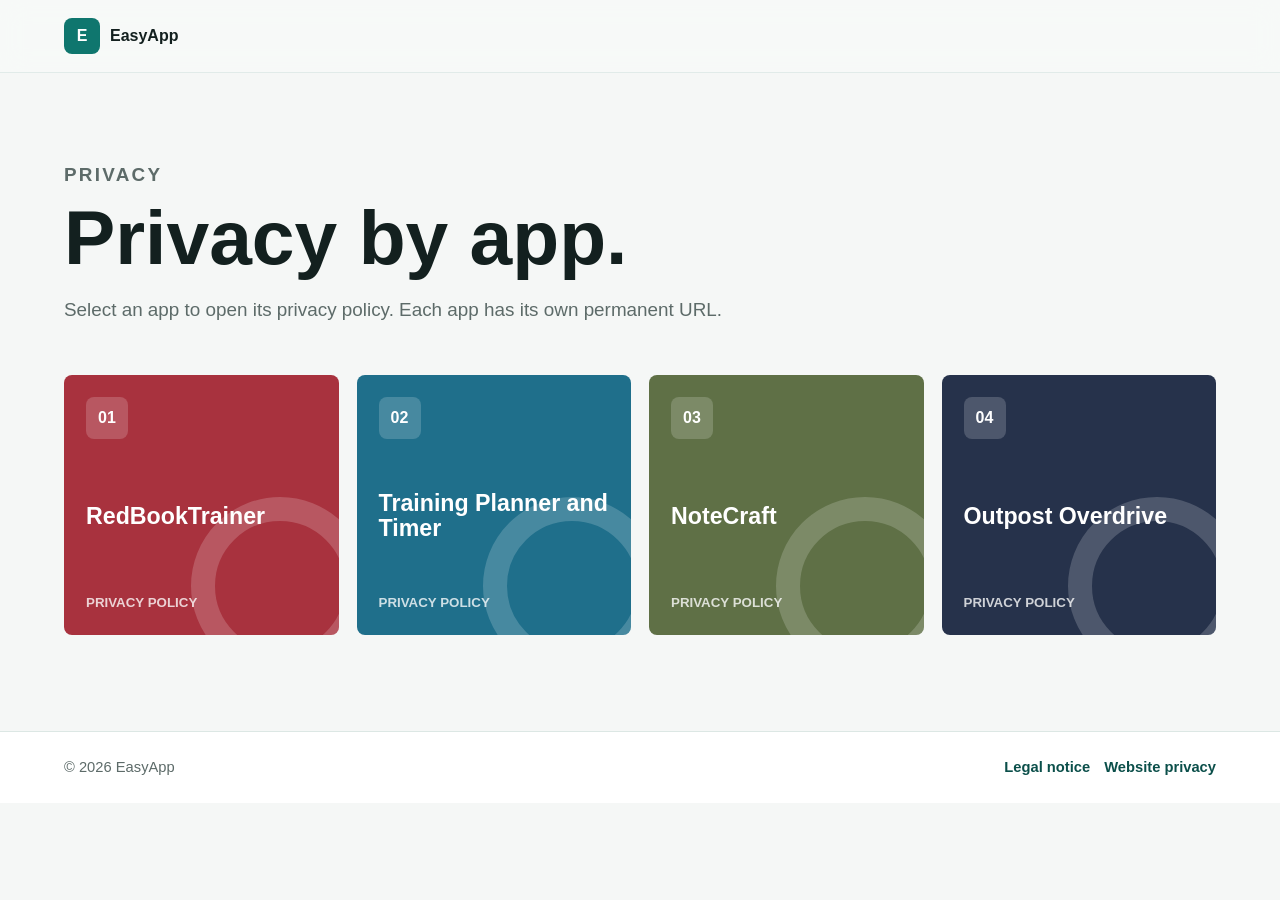
<file: index.html>
<!doctype html>
<html lang="en">
  <head>
    <meta charset="utf-8">
    <meta name="viewport" content="width=device-width, initial-scale=1">
    <meta name="description" content="Privacy policies for RedBookTrainer, Training Planner and Timer, NoteCraft, and Outpost Overdrive.">
    <title>EasyApp | App Privacy Policies</title>
    <link rel="stylesheet" href="styles.css">
  </head>
  <body class="policy-page directory-page">
    <header class="site-header">
      <a class="brand" href="./" aria-label="EasyApp home">
        <span class="brand-mark" aria-hidden="true">E</span>
        <span>EasyApp</span>
      </a>
    </header>

    <main>
      <section class="policy-hero directory-hero" aria-labelledby="policy-title">
        <p class="eyebrow">Privacy</p>
        <h1 id="policy-title">Privacy by app.</h1>
        <p>Select an app to open its privacy policy. Each app has its own permanent URL.</p>
      </section>

      <section class="app-directory" aria-label="App privacy policies">
        <a class="app-card redbook-card" href="redbooktrainer/">
          <span>01</span>
          <strong>RedBookTrainer</strong>
          <small>Privacy Policy</small>
        </a>
        <a class="app-card planner-card" href="training-planner-and-timer/">
          <span>02</span>
          <strong>Training Planner and Timer</strong>
          <small>Privacy Policy</small>
        </a>
        <a class="app-card notecraft-card" href="notecraft/">
          <span>03</span>
          <strong>NoteCraft</strong>
          <small>Privacy Policy</small>
        </a>
        <a class="app-card outpost-card" href="outpost-overdrive/">
          <span>04</span>
          <strong>Outpost Overdrive</strong>
          <small>Privacy Policy</small>
        </a>
      </section>
    </main>

    <footer class="site-footer">
      <span>&copy; <span id="year">2026</span> EasyApp</span>
      <span class="footer-links">
        <a href="Impressum.html">Legal notice</a>
        <a href="Web-Datenschutz.html">Website privacy</a>
      </span>
    </footer>
    <script src="script.js"></script>
  </body>
</html>
</file>
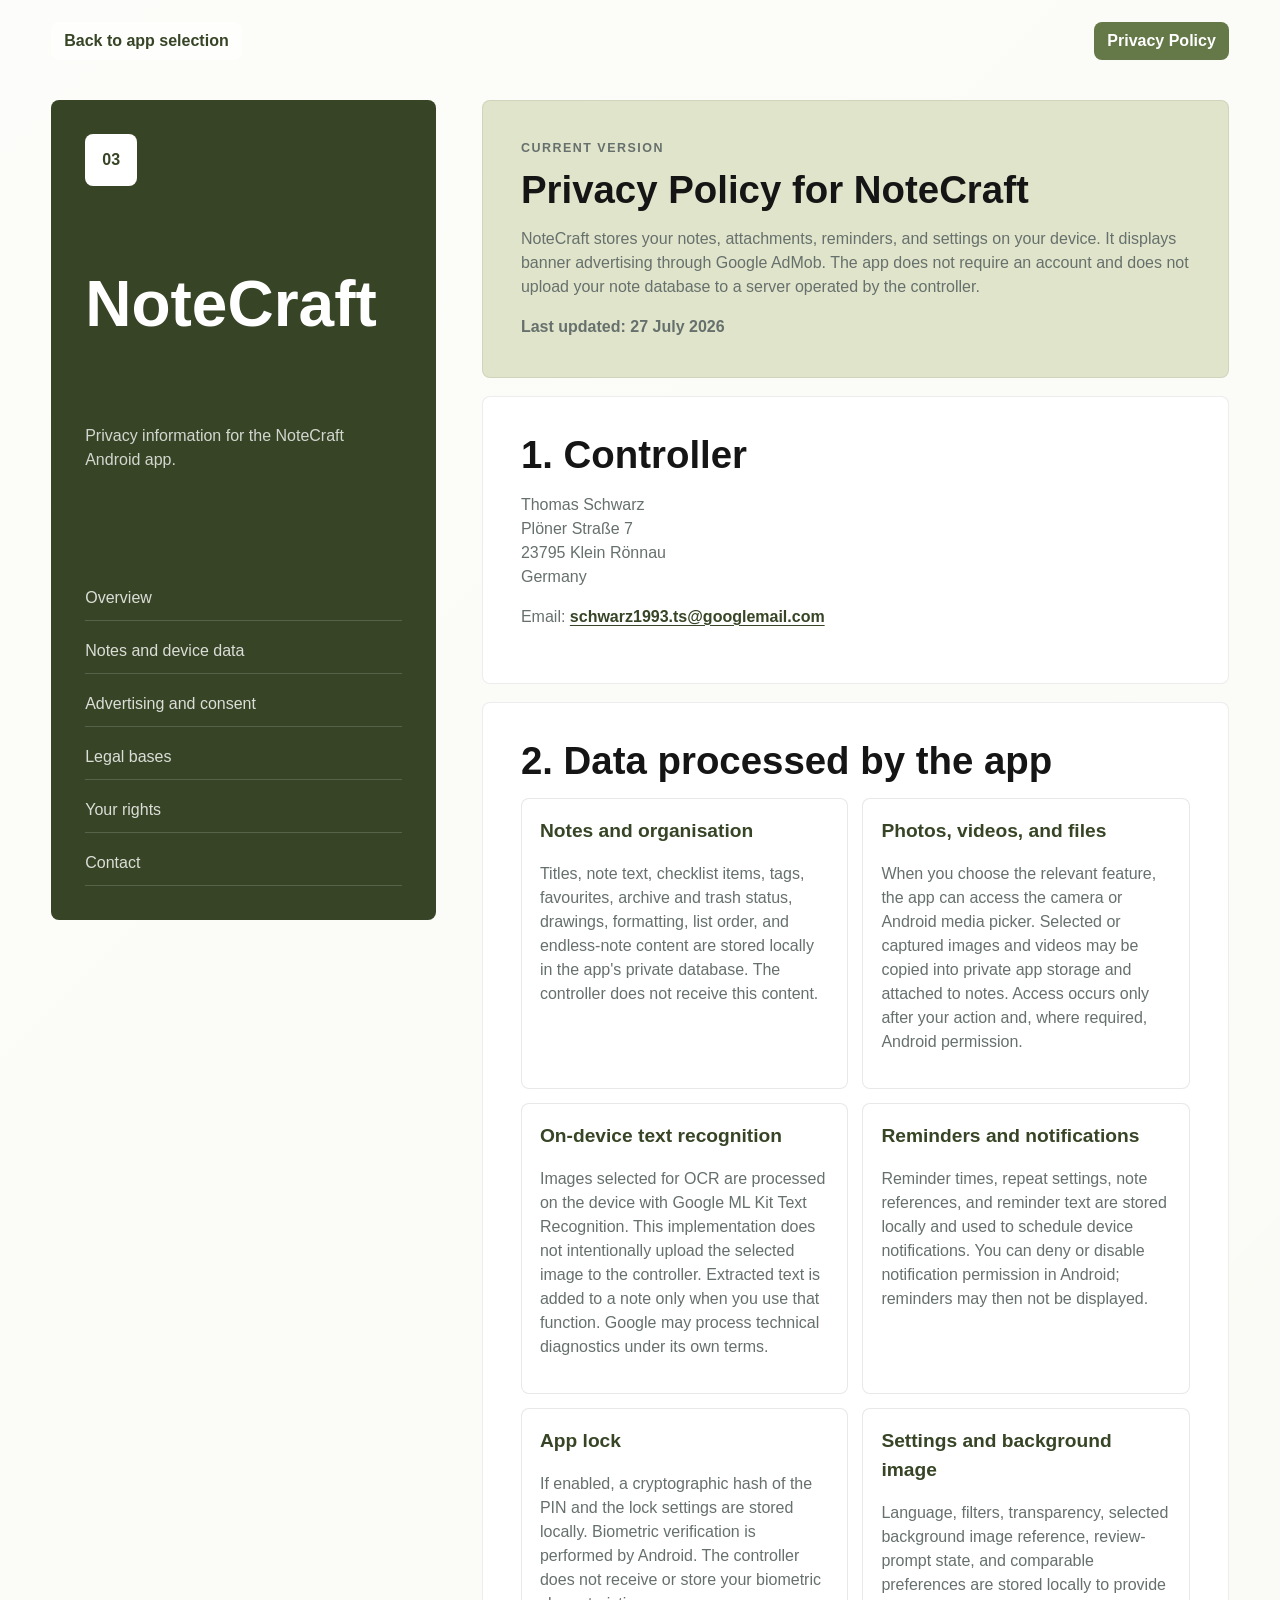
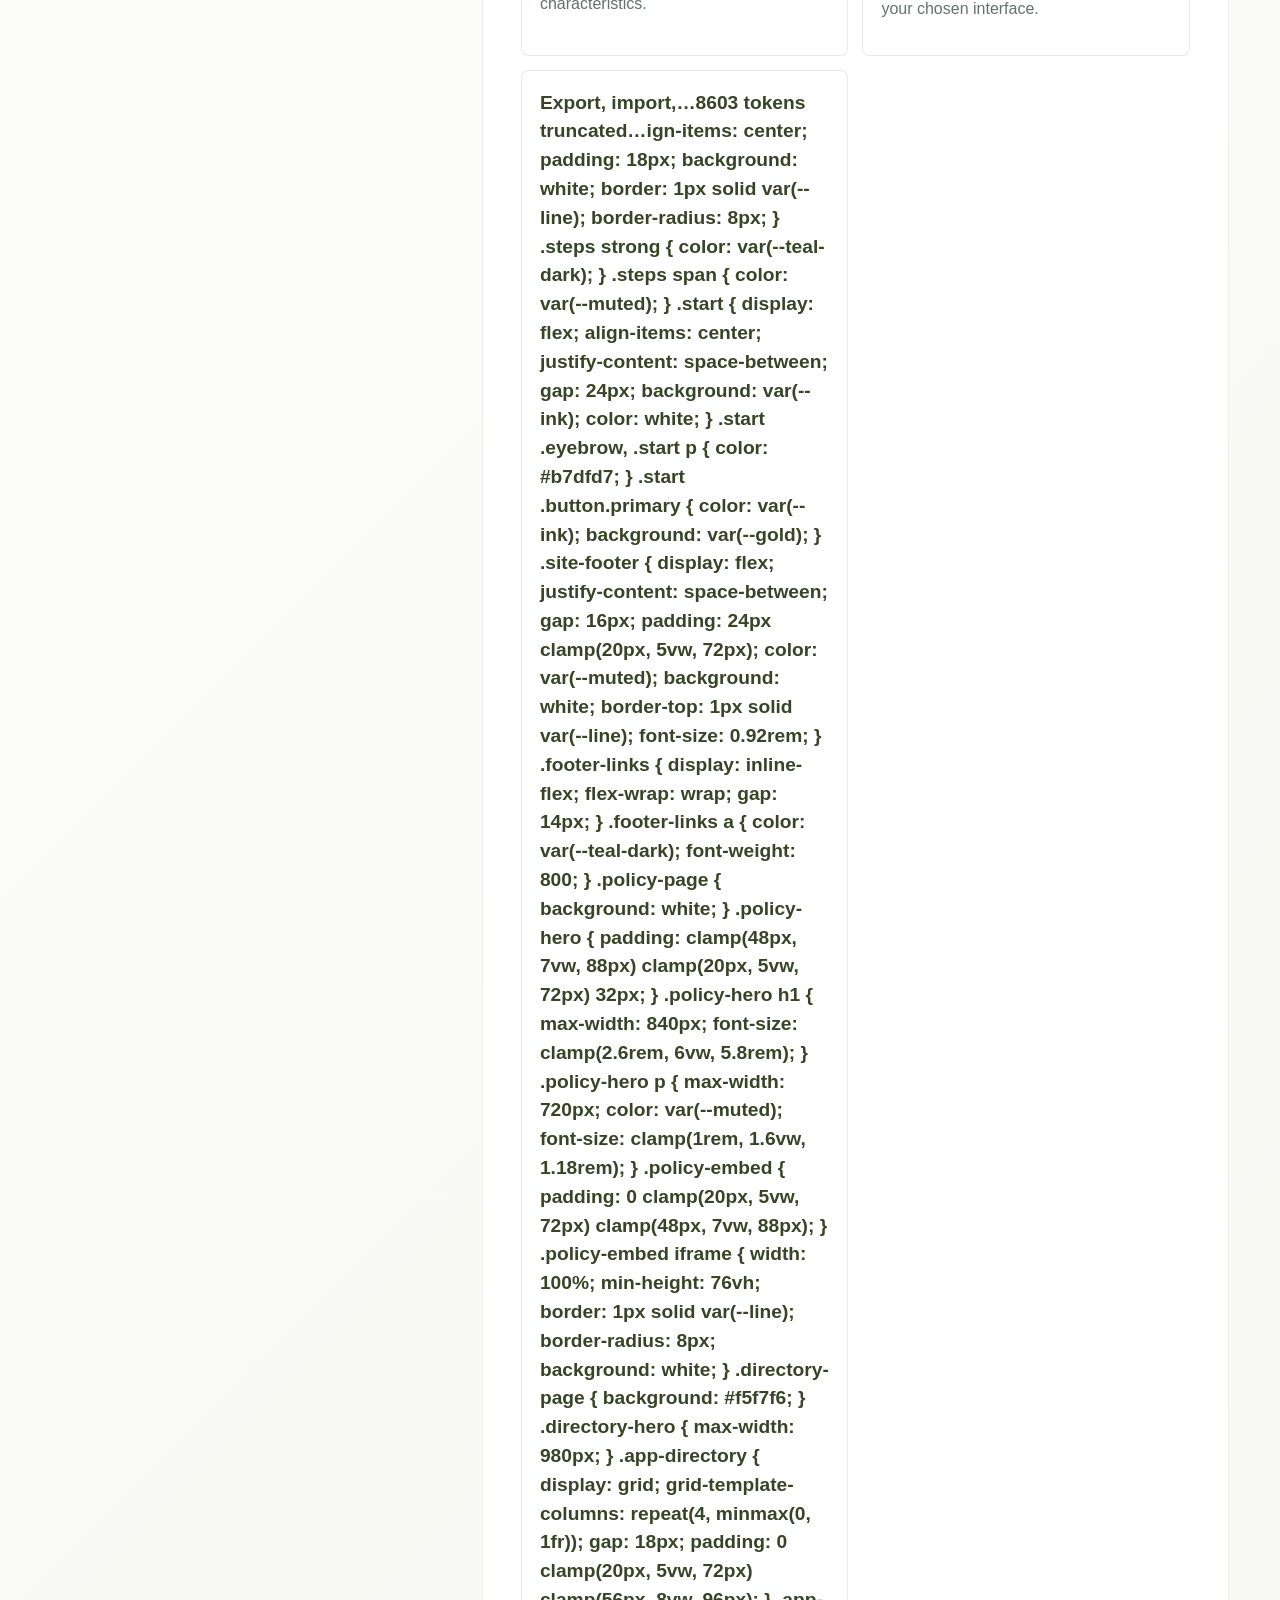
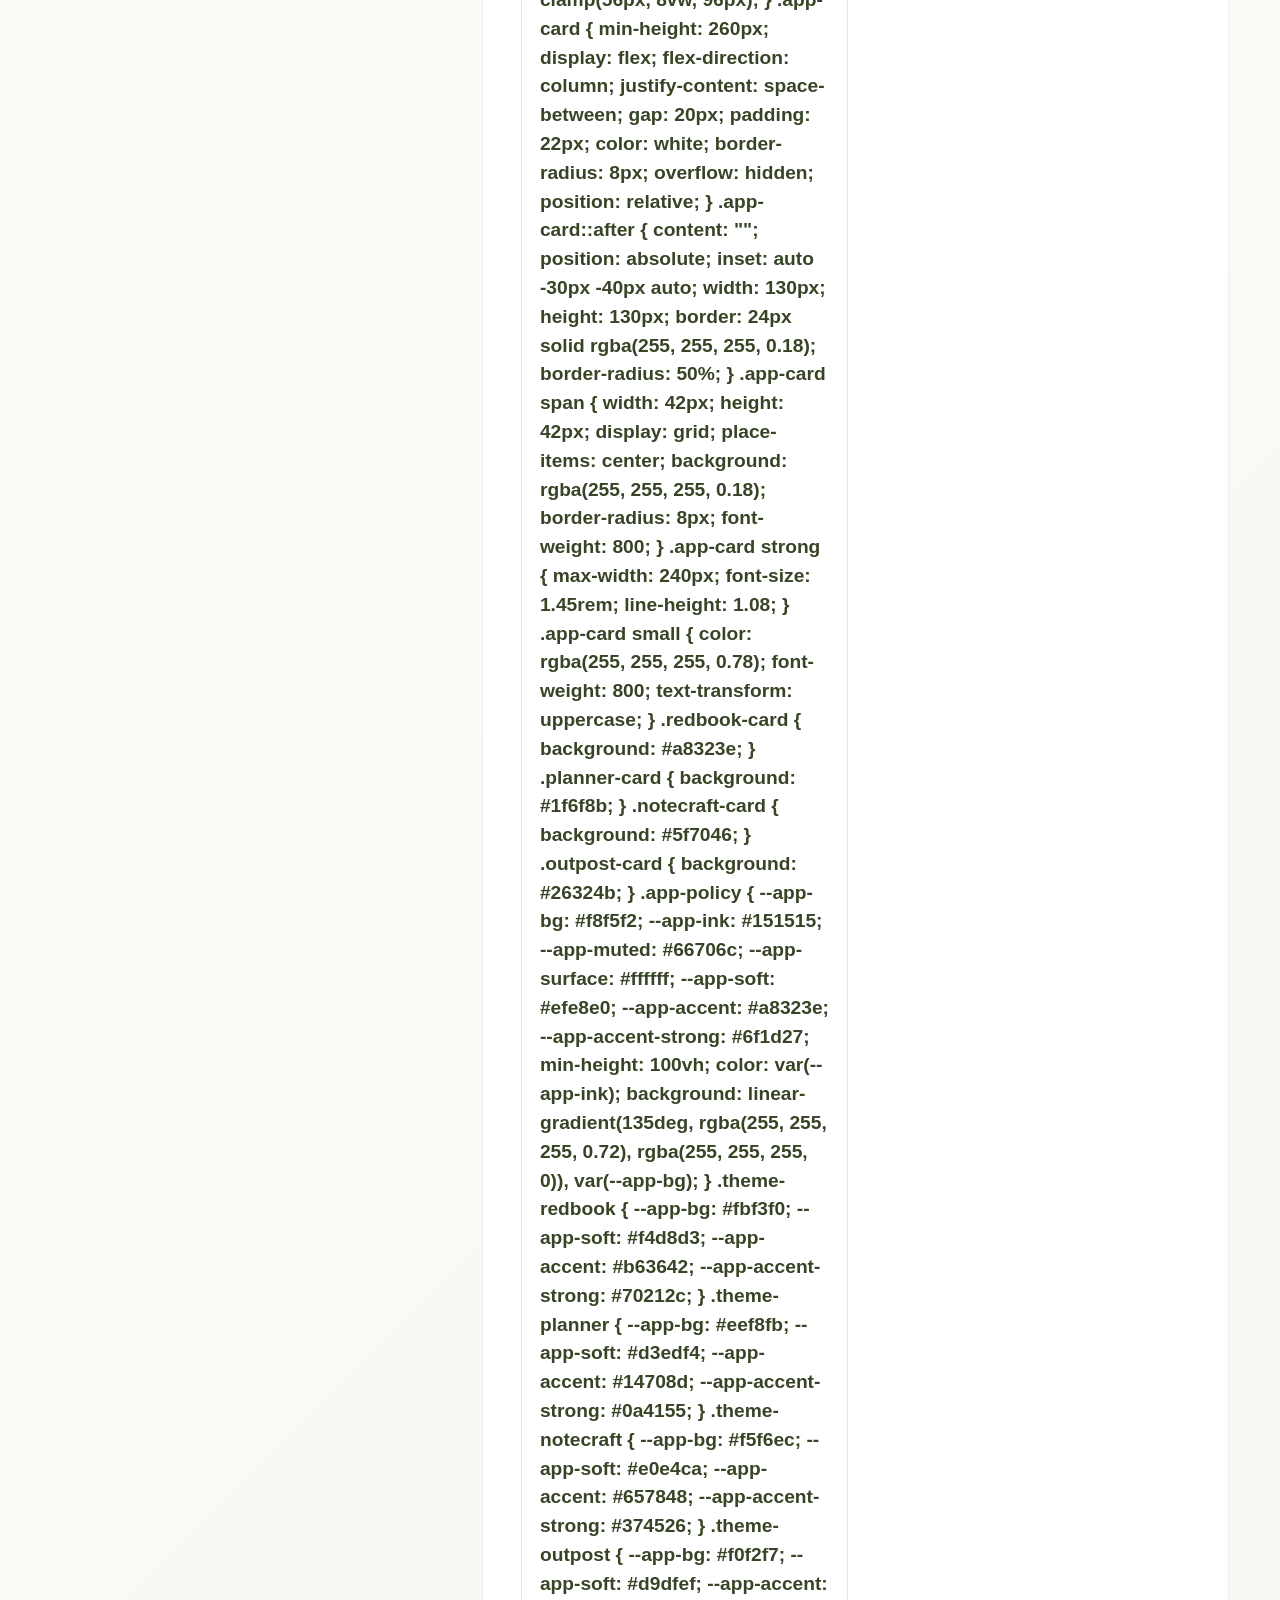
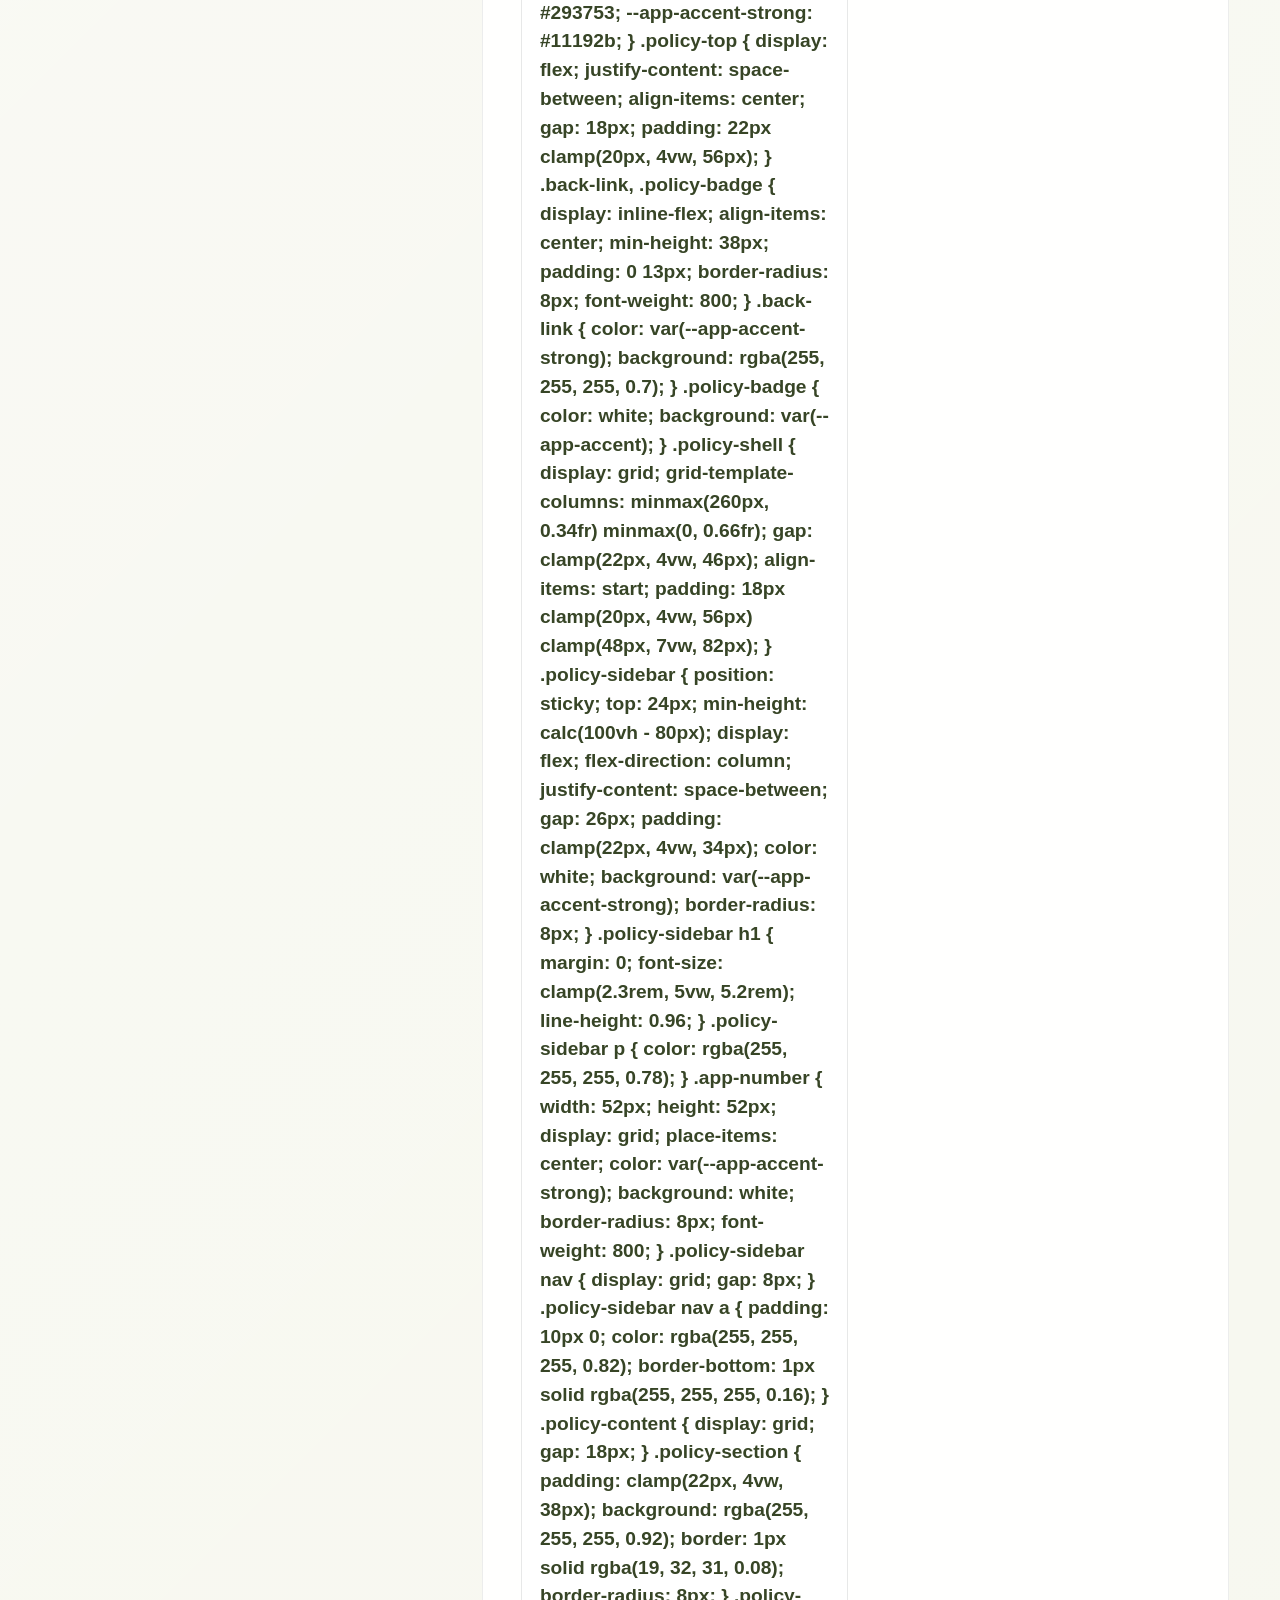
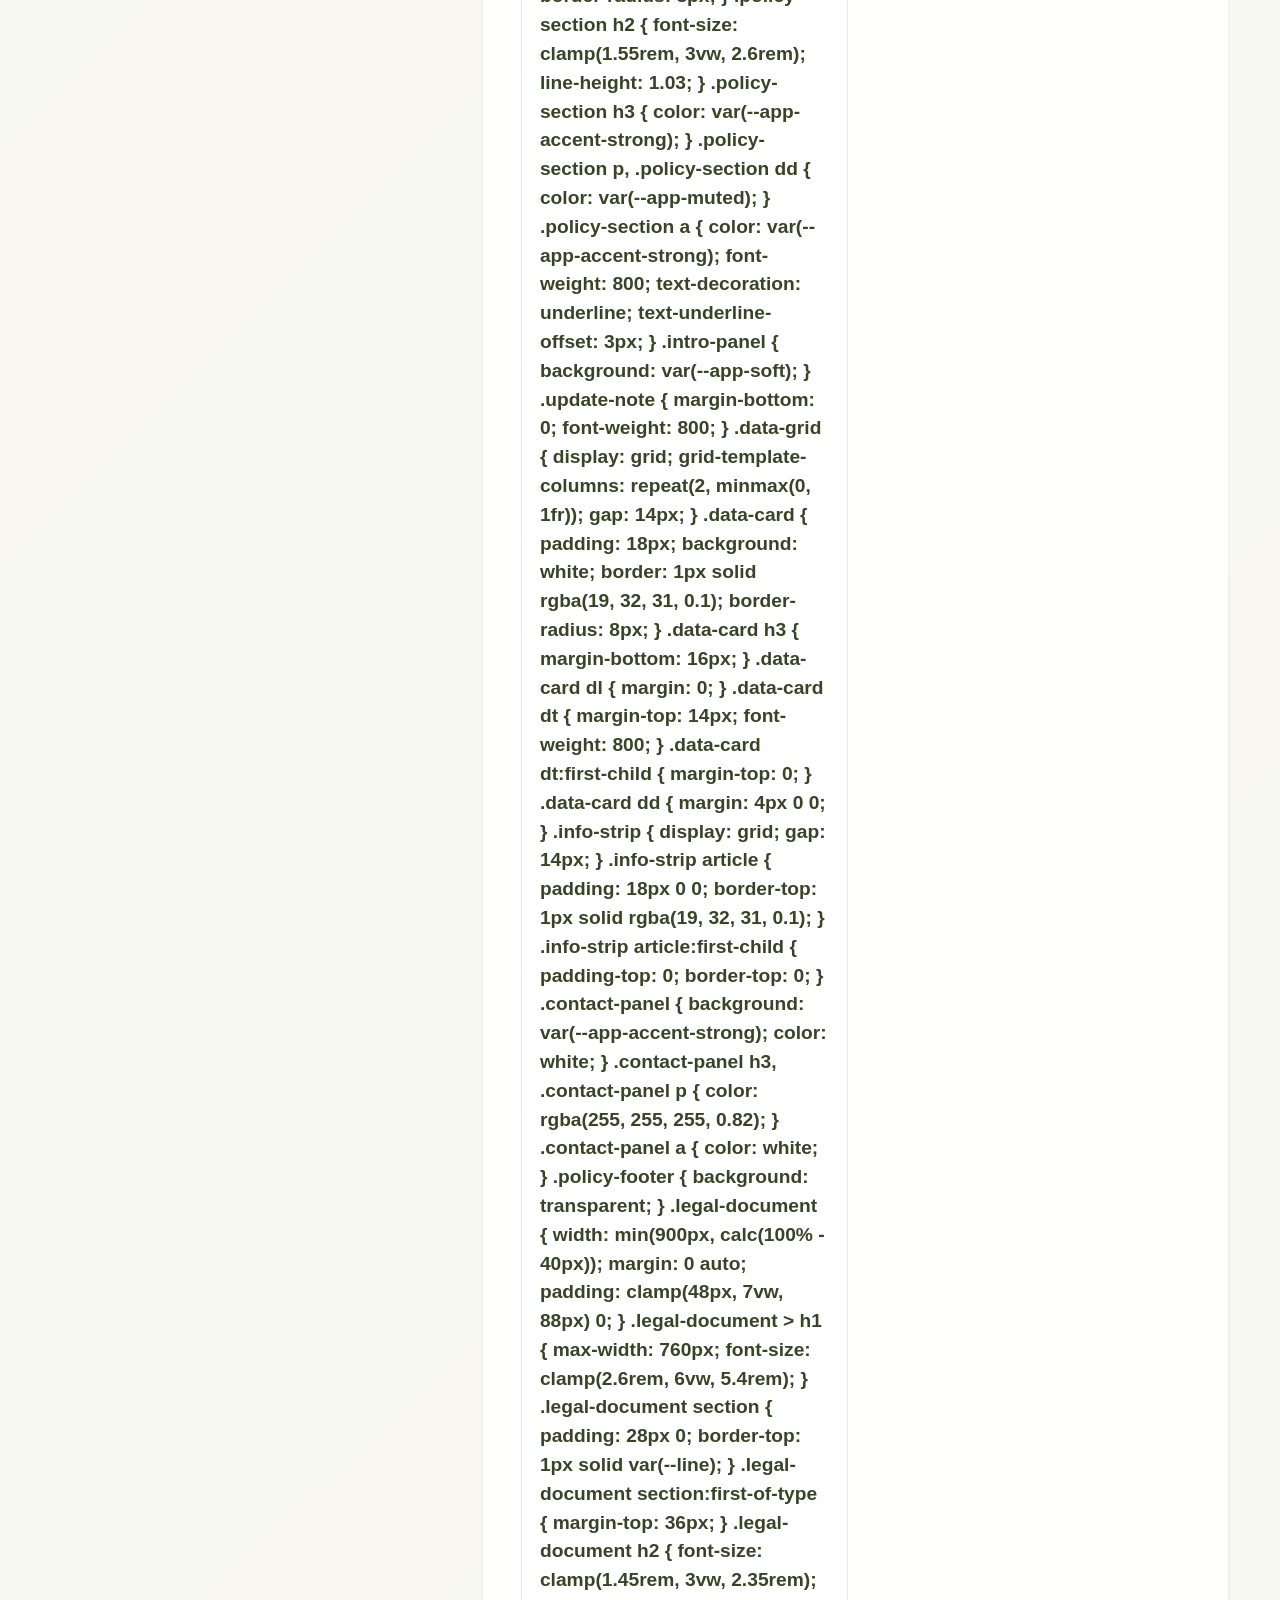
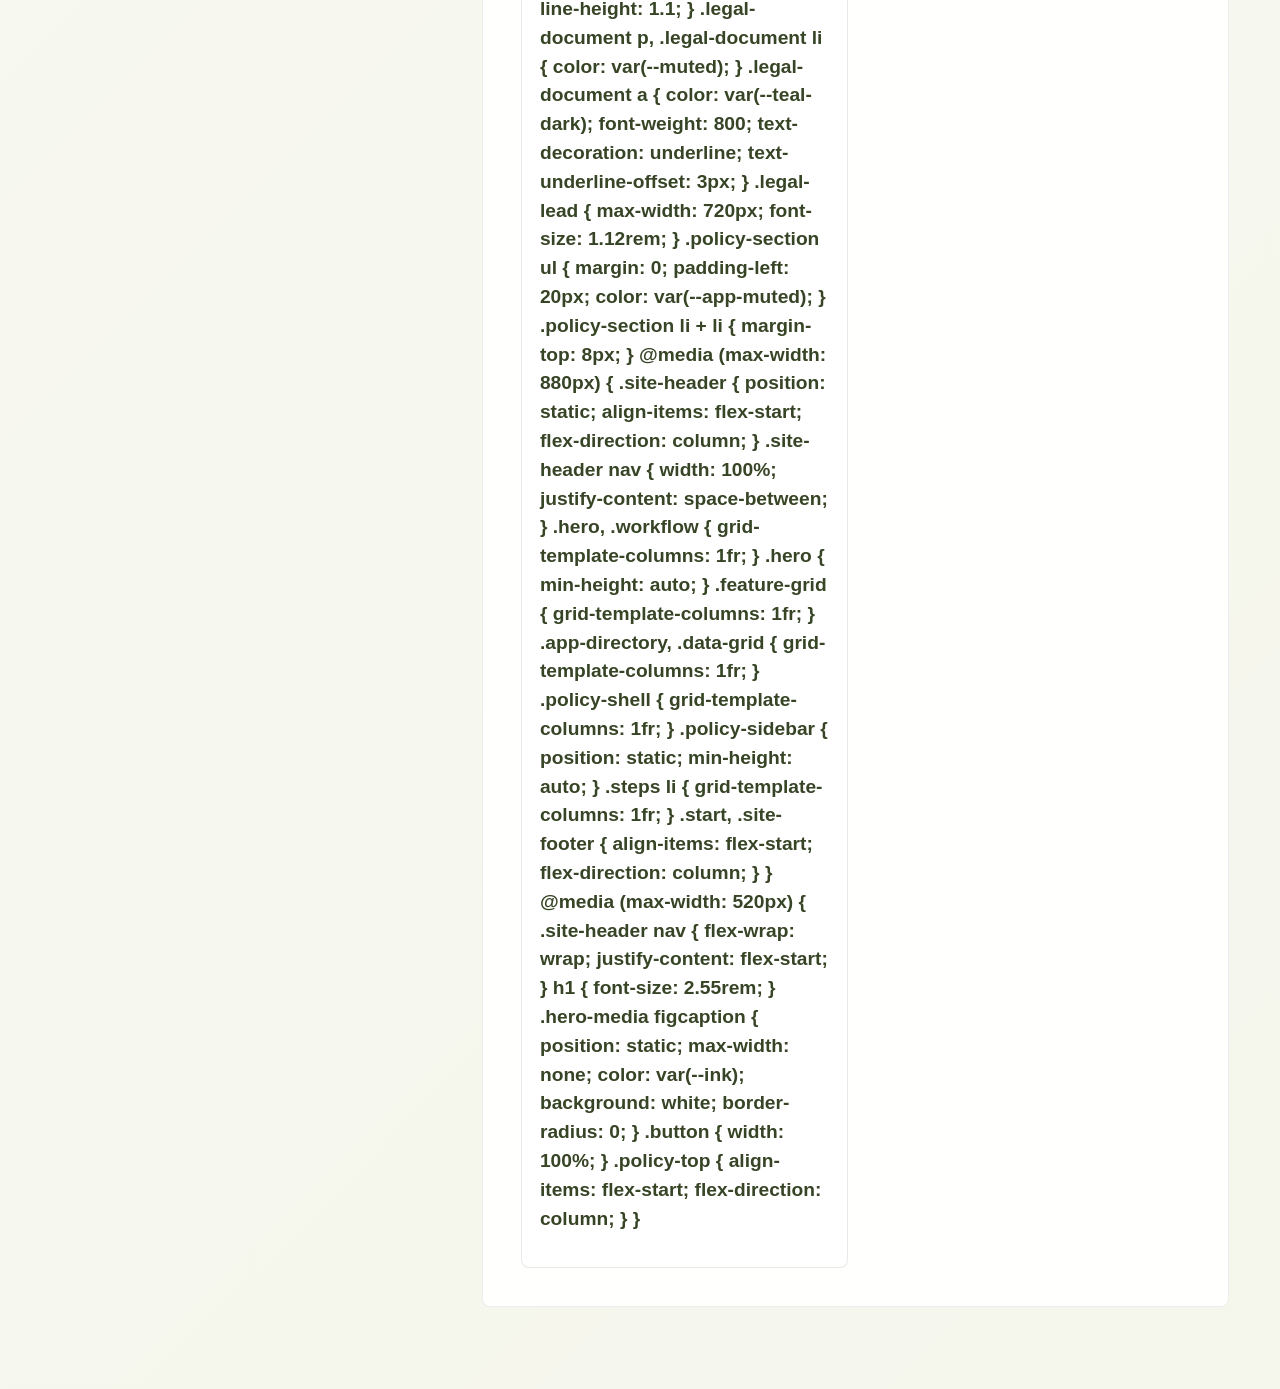
<file: notecraft/index.html>
<!doctype html>
<html lang="en">
  <head>
    <meta charset="utf-8">
    <meta name="viewport" content="width=device-width, initial-scale=1">
    <meta name="description" content="Privacy Policy for the NoteCraft Android app.">
    <title>Privacy Policy | NoteCraft</title>
    <link rel="stylesheet" href="../styles.css">
  </head>
  <body class="app-policy theme-notecraft">
    <header class="policy-top">
      <a class="back-link" href="../">Back to app selection</a>
      <span class="policy-badge">Privacy Policy</span>
    </header>

    <main class="policy-shell">
      <aside class="policy-sidebar">
        <span class="app-number">03</span>
        <h1>NoteCraft</h1>
        <p>Privacy information for the NoteCraft Android app.</p>
        <nav aria-label="Privacy Policy sections">
          <a href="#overview">Overview</a>
          <a href="#local">Notes and device data</a>
          <a href="#ads">Advertising and consent</a>
          <a href="#legal">Legal bases</a>
          <a href="#rights">Your rights</a>
          <a href="#contact">Contact</a>
        </nav>
      </aside>

      <article class="policy-content">
        <section class="policy-section intro-panel" id="overview">
          <p class="eyebrow">Current version</p>
          <h2>Privacy Policy for NoteCraft</h2>
          <p>NoteCraft stores your notes, attachments, reminders, and settings on your device. It displays banner advertising through Google AdMob. The app does not require an account and does not upload your note database to a server operated by the controller.</p>
          <p class="update-note">Last updated: 27 July 2026</p>
        </section>

        <section class="policy-section" id="controller">
          <h2>1. Controller</h2>
          <p>Thomas Schwarz<br>Pl&ouml;ner Stra&szlig;e 7<br>23795 Klein R&ouml;nnau<br>Germany</p>
          <p>Email: <a href="mailto:schwarz1993.ts@googlemail.com">schwarz1993.ts@googlemail.com</a></p>
        </section>

        <section class="policy-section" id="local">
          <h2>2. Data processed by the app</h2>
          <div class="data-grid">
            <article class="data-card">
              <h3>Notes and organisation</h3>
              <p>Titles, note text, checklist items, tags, favourites, archive and trash status, drawings, formatting, list order, and endless-note content are stored locally in the app's private database. The controller does not receive this content.</p>
            </article>
            <article class="data-card">
              <h3>Photos, videos, and files</h3>
              <p>When you choose the relevant feature, the app can access the camera or Android media picker. Selected or captured images and videos may be copied into private app storage and attached to notes. Access occurs only after your action and, where required, Android permission.</p>
            </article>
            <article class="data-card">
              <h3>On-device text recognition</h3>
              <p>Images selected for OCR are processed on the device with Google ML Kit Text Recognition. This implementation does not intentionally upload the selected image to the controller. Extracted text is added to a note only when you use that function. Google may process technical diagnostics under its own terms.</p>
            </article>
            <article class="data-card">
              <h3>Reminders and notifications</h3>
              <p>Reminder times, repeat settings, note references, and reminder text are stored locally and used to schedule device notifications. You can deny or disable notification permission in Android; reminders may then not be displayed.</p>
            </article>
            <article class="data-card">
              <h3>App lock</h3>
              <p>If enabled, a cryptographic hash of the PIN and the lock settings are stored locally. Biometric verification is performed by Android. The controller does not receive or store your biometric characteristics.</p>
            </article>
            <article class="data-card">
              <h3>Settings and background image</h3>
              <p>Language, filters, transparency, selected background image reference, review-prompt state, and comparable preferences are stored locally to provide your chosen interface.</p>
            </article>
            <article class="data-card">
              <h3>Export, import,…8603 tokens truncated…ign-items: center;
  padding: 18px;
  background: white;
  border: 1px solid var(--line);
  border-radius: 8px;
}

.steps strong {
  color: var(--teal-dark);
}

.steps span {
  color: var(--muted);
}

.start {
  display: flex;
  align-items: center;
  justify-content: space-between;
  gap: 24px;
  background: var(--ink);
  color: white;
}

.start .eyebrow,
.start p {
  color: #b7dfd7;
}

.start .button.primary {
  color: var(--ink);
  background: var(--gold);
}

.site-footer {
  display: flex;
  justify-content: space-between;
  gap: 16px;
  padding: 24px clamp(20px, 5vw, 72px);
  color: var(--muted);
  background: white;
  border-top: 1px solid var(--line);
  font-size: 0.92rem;
}

.footer-links {
  display: inline-flex;
  flex-wrap: wrap;
  gap: 14px;
}

.footer-links a {
  color: var(--teal-dark);
  font-weight: 800;
}

.policy-page {
  background: white;
}

.policy-hero {
  padding: clamp(48px, 7vw, 88px) clamp(20px, 5vw, 72px) 32px;
}

.policy-hero h1 {
  max-width: 840px;
  font-size: clamp(2.6rem, 6vw, 5.8rem);
}

.policy-hero p {
  max-width: 720px;
  color: var(--muted);
  font-size: clamp(1rem, 1.6vw, 1.18rem);
}

.policy-embed {
  padding: 0 clamp(20px, 5vw, 72px) clamp(48px, 7vw, 88px);
}

.policy-embed iframe {
  width: 100%;
  min-height: 76vh;
  border: 1px solid var(--line);
  border-radius: 8px;
  background: white;
}

.directory-page {
  background: #f5f7f6;
}

.directory-hero {
  max-width: 980px;
}

.app-directory {
  display: grid;
  grid-template-columns: repeat(4, minmax(0, 1fr));
  gap: 18px;
  padding: 0 clamp(20px, 5vw, 72px) clamp(56px, 8vw, 96px);
}

.app-card {
  min-height: 260px;
  display: flex;
  flex-direction: column;
  justify-content: space-between;
  gap: 20px;
  padding: 22px;
  color: white;
  border-radius: 8px;
  overflow: hidden;
  position: relative;
}

.app-card::after {
  content: "";
  position: absolute;
  inset: auto -30px -40px auto;
  width: 130px;
  height: 130px;
  border: 24px solid rgba(255, 255, 255, 0.18);
  border-radius: 50%;
}

.app-card span {
  width: 42px;
  height: 42px;
  display: grid;
  place-items: center;
  background: rgba(255, 255, 255, 0.18);
  border-radius: 8px;
  font-weight: 800;
}

.app-card strong {
  max-width: 240px;
  font-size: 1.45rem;
  line-height: 1.08;
}

.app-card small {
  color: rgba(255, 255, 255, 0.78);
  font-weight: 800;
  text-transform: uppercase;
}

.redbook-card {
  background: #a8323e;
}

.planner-card {
  background: #1f6f8b;
}

.notecraft-card {
  background: #5f7046;
}

.outpost-card {
  background: #26324b;
}

.app-policy {
  --app-bg: #f8f5f2;
  --app-ink: #151515;
  --app-muted: #66706c;
  --app-surface: #ffffff;
  --app-soft: #efe8e0;
  --app-accent: #a8323e;
  --app-accent-strong: #6f1d27;
  min-height: 100vh;
  color: var(--app-ink);
  background:
    linear-gradient(135deg, rgba(255, 255, 255, 0.72), rgba(255, 255, 255, 0)),
    var(--app-bg);
}

.theme-redbook {
  --app-bg: #fbf3f0;
  --app-soft: #f4d8d3;
  --app-accent: #b63642;
  --app-accent-strong: #70212c;
}

.theme-planner {
  --app-bg: #eef8fb;
  --app-soft: #d3edf4;
  --app-accent: #14708d;
  --app-accent-strong: #0a4155;
}

.theme-notecraft {
  --app-bg: #f5f6ec;
  --app-soft: #e0e4ca;
  --app-accent: #657848;
  --app-accent-strong: #374526;
}

.theme-outpost {
  --app-bg: #f0f2f7;
  --app-soft: #d9dfef;
  --app-accent: #293753;
  --app-accent-strong: #11192b;
}

.policy-top {
  display: flex;
  justify-content: space-between;
  align-items: center;
  gap: 18px;
  padding: 22px clamp(20px, 4vw, 56px);
}

.back-link,
.policy-badge {
  display: inline-flex;
  align-items: center;
  min-height: 38px;
  padding: 0 13px;
  border-radius: 8px;
  font-weight: 800;
}

.back-link {
  color: var(--app-accent-strong);
  background: rgba(255, 255, 255, 0.7);
}

.policy-badge {
  color: white;
  background: var(--app-accent);
}

.policy-shell {
  display: grid;
  grid-template-columns: minmax(260px, 0.34fr) minmax(0, 0.66fr);
  gap: clamp(22px, 4vw, 46px);
  align-items: start;
  padding: 18px clamp(20px, 4vw, 56px) clamp(48px, 7vw, 82px);
}

.policy-sidebar {
  position: sticky;
  top: 24px;
  min-height: calc(100vh - 80px);
  display: flex;
  flex-direction: column;
  justify-content: space-between;
  gap: 26px;
  padding: clamp(22px, 4vw, 34px);
  color: white;
  background: var(--app-accent-strong);
  border-radius: 8px;
}

.policy-sidebar h1 {
  margin: 0;
  font-size: clamp(2.3rem, 5vw, 5.2rem);
  line-height: 0.96;
}

.policy-sidebar p {
  color: rgba(255, 255, 255, 0.78);
}

.app-number {
  width: 52px;
  height: 52px;
  display: grid;
  place-items: center;
  color: var(--app-accent-strong);
  background: white;
  border-radius: 8px;
  font-weight: 800;
}

.policy-sidebar nav {
  display: grid;
  gap: 8px;
}

.policy-sidebar nav a {
  padding: 10px 0;
  color: rgba(255, 255, 255, 0.82);
  border-bottom: 1px solid rgba(255, 255, 255, 0.16);
}

.policy-content {
  display: grid;
  gap: 18px;
}

.policy-section {
  padding: clamp(22px, 4vw, 38px);
  background: rgba(255, 255, 255, 0.92);
  border: 1px solid rgba(19, 32, 31, 0.08);
  border-radius: 8px;
}

.policy-section h2 {
  font-size: clamp(1.55rem, 3vw, 2.6rem);
  line-height: 1.03;
}

.policy-section h3 {
  color: var(--app-accent-strong);
}

.policy-section p,
.policy-section dd {
  color: var(--app-muted);
}

.policy-section a {
  color: var(--app-accent-strong);
  font-weight: 800;
  text-decoration: underline;
  text-underline-offset: 3px;
}

.intro-panel {
  background: var(--app-soft);
}

.update-note {
  margin-bottom: 0;
  font-weight: 800;
}

.data-grid {
  display: grid;
  grid-template-columns: repeat(2, minmax(0, 1fr));
  gap: 14px;
}

.data-card {
  padding: 18px;
  background: white;
  border: 1px solid rgba(19, 32, 31, 0.1);
  border-radius: 8px;
}

.data-card h3 {
  margin-bottom: 16px;
}

.data-card dl {
  margin: 0;
}

.data-card dt {
  margin-top: 14px;
  font-weight: 800;
}

.data-card dt:first-child {
  margin-top: 0;
}

.data-card dd {
  margin: 4px 0 0;
}

.info-strip {
  display: grid;
  gap: 14px;
}

.info-strip article {
  padding: 18px 0 0;
  border-top: 1px solid rgba(19, 32, 31, 0.1);
}

.info-strip article:first-child {
  padding-top: 0;
  border-top: 0;
}

.contact-panel {
  background: var(--app-accent-strong);
  color: white;
}

.contact-panel h3,
.contact-panel p {
  color: rgba(255, 255, 255, 0.82);
}

.contact-panel a {
  color: white;
}

.policy-footer {
  background: transparent;
}

.legal-document {
  width: min(900px, calc(100% - 40px));
  margin: 0 auto;
  padding: clamp(48px, 7vw, 88px) 0;
}

.legal-document > h1 {
  max-width: 760px;
  font-size: clamp(2.6rem, 6vw, 5.4rem);
}

.legal-document section {
  padding: 28px 0;
  border-top: 1px solid var(--line);
}

.legal-document section:first-of-type {
  margin-top: 36px;
}

.legal-document h2 {
  font-size: clamp(1.45rem, 3vw, 2.35rem);
  line-height: 1.1;
}

.legal-document p,
.legal-document li {
  color: var(--muted);
}

.legal-document a {
  color: var(--teal-dark);
  font-weight: 800;
  text-decoration: underline;
  text-underline-offset: 3px;
}

.legal-lead {
  max-width: 720px;
  font-size: 1.12rem;
}

.policy-section ul {
  margin: 0;
  padding-left: 20px;
  color: var(--app-muted);
}

.policy-section li + li {
  margin-top: 8px;
}

@media (max-width: 880px) {
  .site-header {
    position: static;
    align-items: flex-start;
    flex-direction: column;
  }

  .site-header nav {
    width: 100%;
    justify-content: space-between;
  }

  .hero,
  .workflow {
    grid-template-columns: 1fr;
  }

  .hero {
    min-height: auto;
  }

  .feature-grid {
    grid-template-columns: 1fr;
  }

  .app-directory,
  .data-grid {
    grid-template-columns: 1fr;
  }

  .policy-shell {
    grid-template-columns: 1fr;
  }

  .policy-sidebar {
    position: static;
    min-height: auto;
  }

  .steps li {
    grid-template-columns: 1fr;
  }

  .start,
  .site-footer {
    align-items: flex-start;
    flex-direction: column;
  }
}

@media (max-width: 520px) {
  .site-header nav {
    flex-wrap: wrap;
    justify-content: flex-start;
  }

  h1 {
    font-size: 2.55rem;
  }

  .hero-media figcaption {
    position: static;
    max-width: none;
    color: var(--ink);
    background: white;
    border-radius: 0;
  }

  .button {
    width: 100%;
  }

  .policy-top {
    align-items: flex-start;
    flex-direction: column;
  }
}
</file>
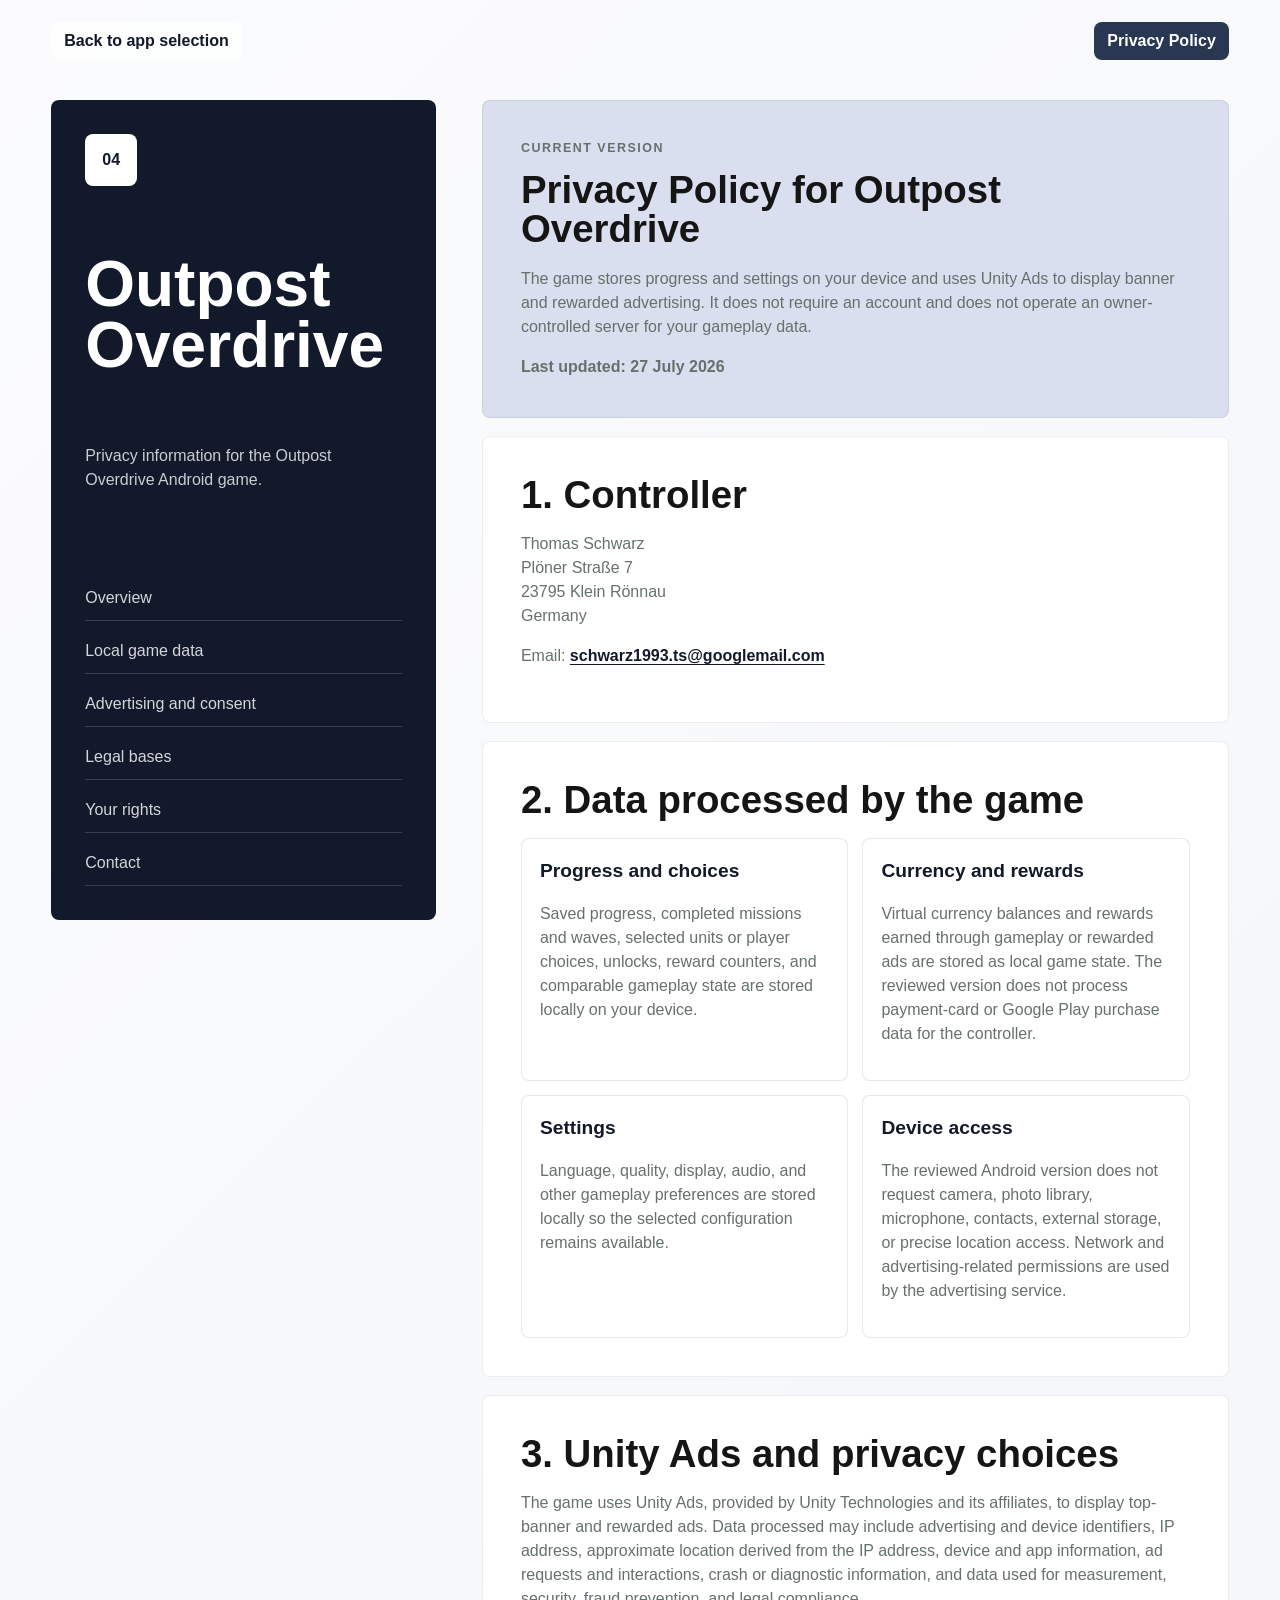
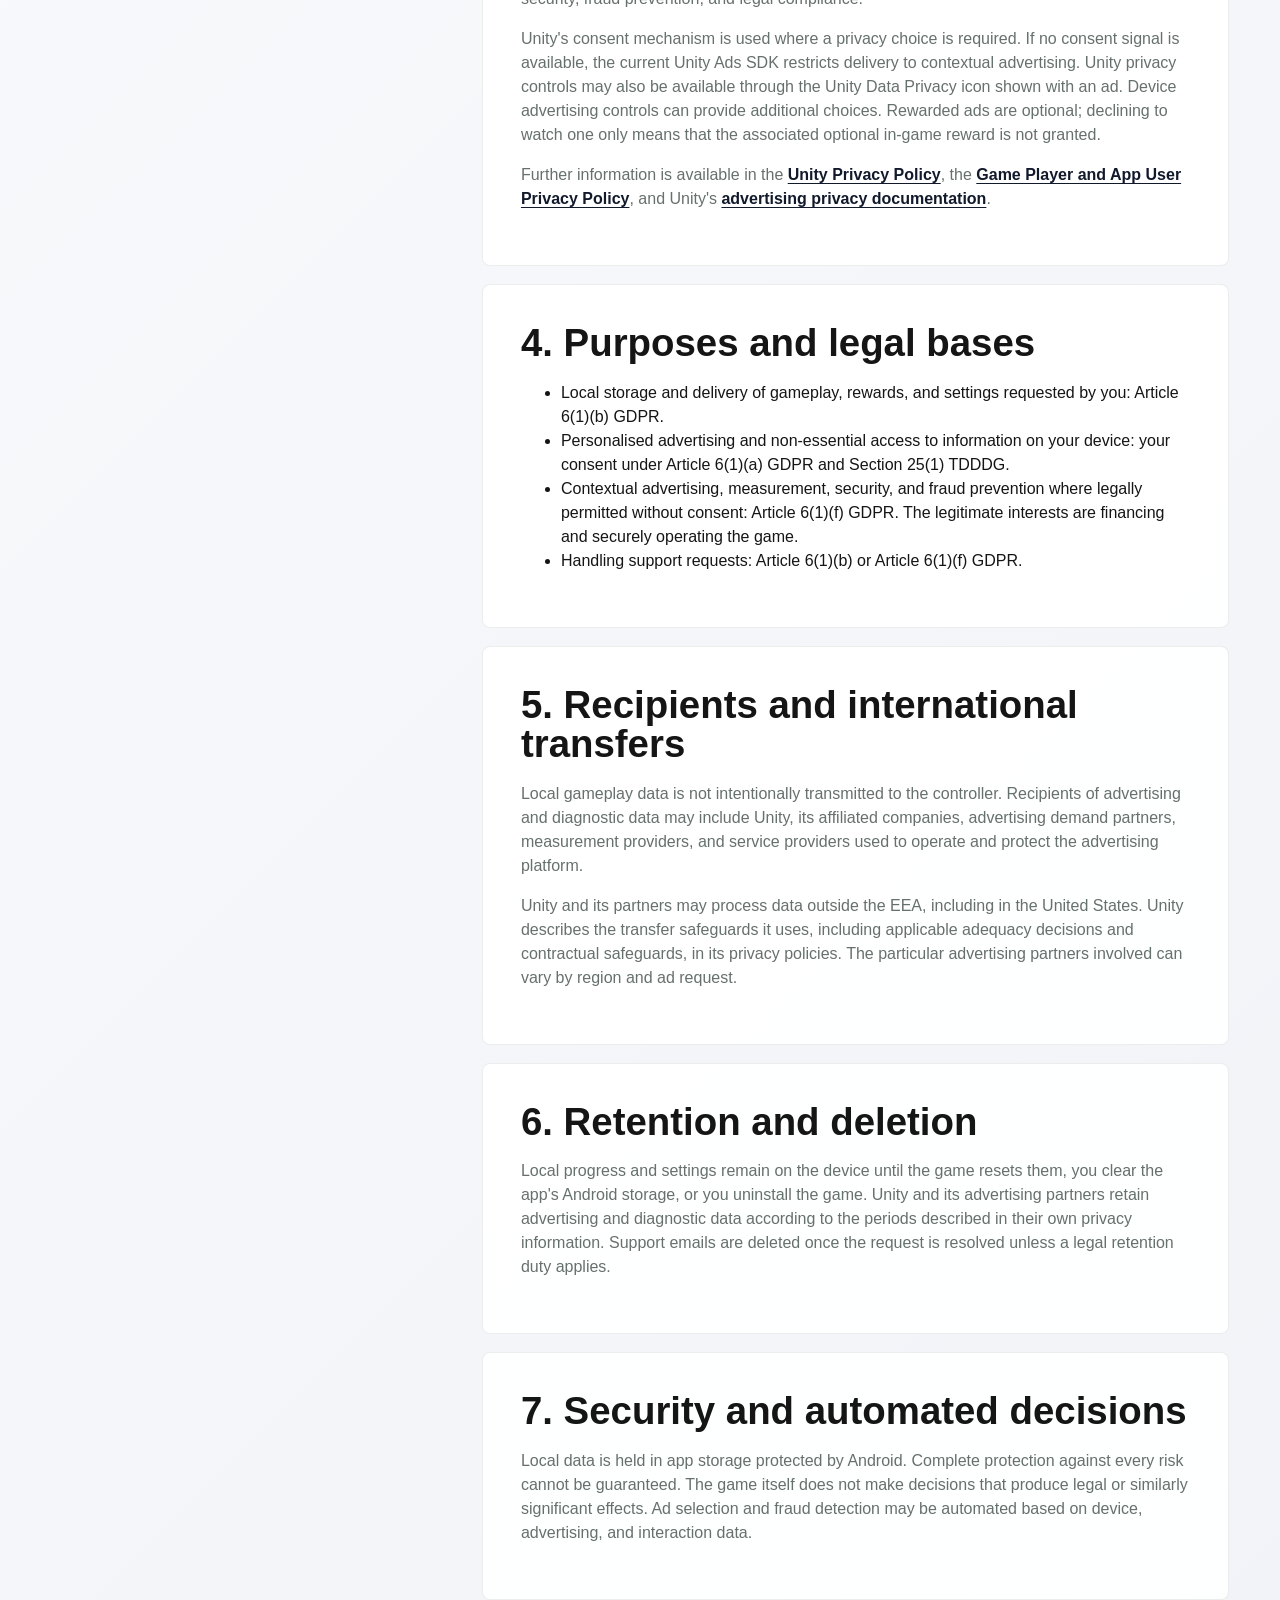
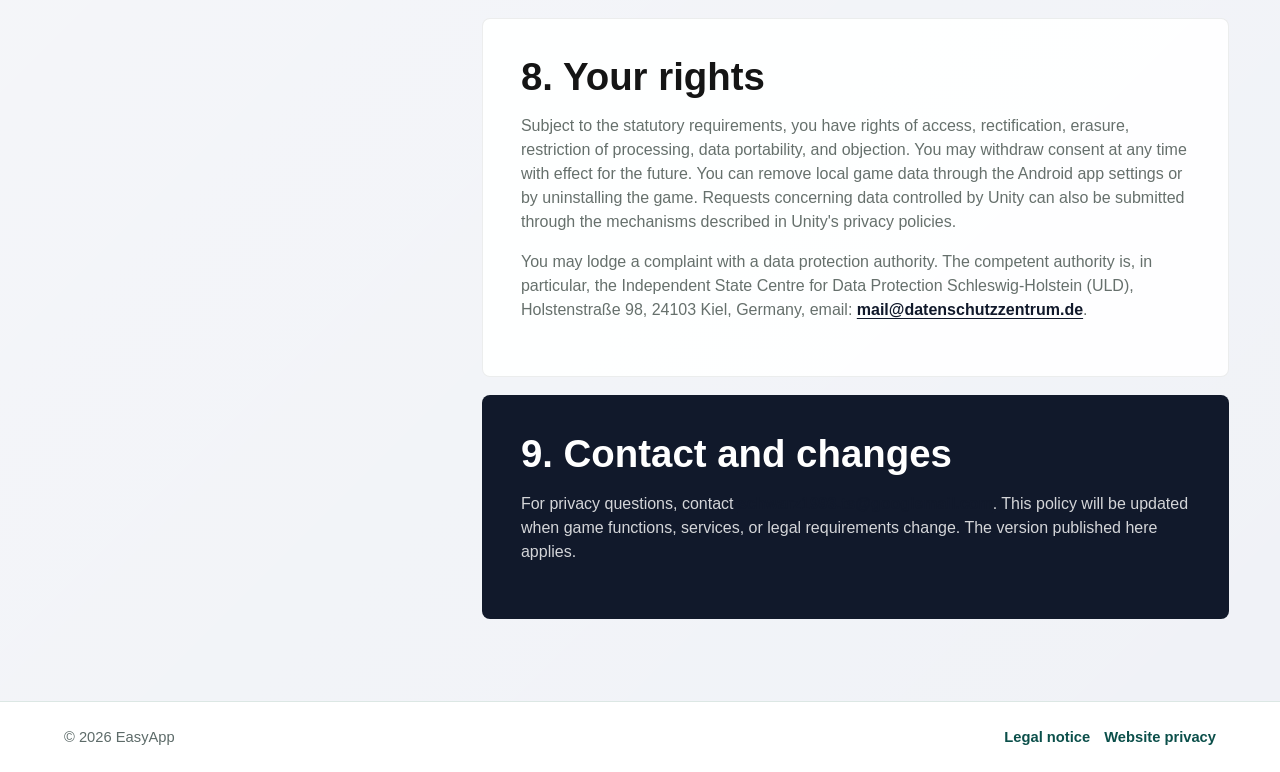
<file: outpost-overdrive/index.html>
<!doctype html>
<html lang="en">
  <head>
    <meta charset="utf-8">
    <meta name="viewport" content="width=device-width, initial-scale=1">
    <meta name="description" content="Privacy Policy for the Outpost Overdrive Android game.">
    <title>Privacy Policy | Outpost Overdrive</title>
    <link rel="stylesheet" href="../styles.css">
  </head>
  <body class="app-policy theme-outpost">
    <header class="policy-top">
      <a class="back-link" href="../">Back to app selection</a>
      <span class="policy-badge">Privacy Policy</span>
    </header>

    <main class="policy-shell">
      <aside class="policy-sidebar">
        <span class="app-number">04</span>
        <h1>Outpost Overdrive</h1>
        <p>Privacy information for the Outpost Overdrive Android game.</p>
        <nav aria-label="Privacy Policy sections">
          <a href="#overview">Overview</a>
          <a href="#local">Local game data</a>
          <a href="#ads">Advertising and consent</a>
          <a href="#legal">Legal bases</a>
          <a href="#rights">Your rights</a>
          <a href="#contact">Contact</a>
        </nav>
      </aside>

      <article class="policy-content">
        <section class="policy-section intro-panel" id="overview">
          <p class="eyebrow">Current version</p>
          <h2>Privacy Policy for Outpost Overdrive</h2>
          <p>The game stores progress and settings on your device and uses Unity Ads to display banner and rewarded advertising. It does not require an account and does not operate an owner-controlled server for your gameplay data.</p>
          <p class="update-note">Last updated: 27 July 2026</p>
        </section>

        <section class="policy-section" id="controller">
          <h2>1. Controller</h2>
          <p>Thomas Schwarz<br>Pl&ouml;ner Stra&szlig;e 7<br>23795 Klein R&ouml;nnau<br>Germany</p>
          <p>Email: <a href="mailto:schwarz1993.ts@googlemail.com">schwarz1993.ts@googlemail.com</a></p>
        </section>

        <section class="policy-section" id="local">
          <h2>2. Data processed by the game</h2>
          <div class="data-grid">
            <article class="data-card">
              <h3>Progress and choices</h3>
              <p>Saved progress, completed missions and waves, selected units or player choices, unlocks, reward counters, and comparable gameplay state are stored locally on your device.</p>
            </article>
            <article class="data-card">
              <h3>Currency and rewards</h3>
              <p>Virtual currency balances and rewards earned through gameplay or rewarded ads are stored as local game state. The reviewed version does not process payment-card or Google Play purchase data for the controller.</p>
            </article>
            <article class="data-card">
              <h3>Settings</h3>
              <p>Language, quality, display, audio, and other gameplay preferences are stored locally so the selected configuration remains available.</p>
            </article>
            <article class="data-card">
              <h3>Device access</h3>
              <p>The reviewed Android version does not request camera, photo library, microphone, contacts, external storage, or precise location access. Network and advertising-related permissions are used by the advertising service.</p>
            </article>
          </div>
        </section>

        <section class="policy-section" id="ads">
          <h2>3. Unity Ads and privacy choices</h2>
          <p>The game uses Unity Ads, provided by Unity Technologies and its affiliates, to display top-banner and rewarded ads. Data processed may include advertising and device identifiers, IP address, approximate location derived from the IP address, device and app information, ad requests and interactions, crash or diagnostic information, and data used for measurement, security, fraud prevention, and legal compliance.</p>
          <p>Unity's consent mechanism is used where a privacy choice is required. If no consent signal is available, the current Unity Ads SDK restricts delivery to contextual advertising. Unity privacy controls may also be available through the Unity Data Privacy icon shown with an ad. Device advertising controls can provide additional choices. Rewarded ads are optional; declining to watch one only means that the associated optional in-game reward is not granted.</p>
          <p>Further information is available in the <a href="https://unity.com/legal/privacy-policy" rel="noopener noreferrer">Unity Privacy Policy</a>, the <a href="https://unity.com/legal/game-player-and-app-user-privacy-policy" rel="noopener noreferrer">Game Player and App User Privacy Policy</a>, and Unity's <a href="https://docs.unity.com/en-us/grow/ads/privacy/_index" rel="noopener noreferrer">advertising privacy documentation</a>.</p>
        </section>

        <section class="policy-section" id="legal">
          <h2>4. Purposes and legal bases</h2>
          <ul>
            <li>Local storage and delivery of gameplay, rewards, and settings requested by you: Article 6(1)(b) GDPR.</li>
            <li>Personalised advertising and non-essential access to information on your device: your consent under Article 6(1)(a) GDPR and Section 25(1) TDDDG.</li>
            <li>Contextual advertising, measurement, security, and fraud prevention where legally permitted without consent: Article 6(1)(f) GDPR. The legitimate interests are financing and securely operating the game.</li>
            <li>Handling support requests: Article 6(1)(b) or Article 6(1)(f) GDPR.</li>
          </ul>
        </section>

        <section class="policy-section" id="recipients">
          <h2>5. Recipients and international transfers</h2>
          <p>Local gameplay data is not intentionally transmitted to the controller. Recipients of advertising and diagnostic data may include Unity, its affiliated companies, advertising demand partners, measurement providers, and service providers used to operate and protect the advertising platform.</p>
          <p>Unity and its partners may process data outside the EEA, including in the United States. Unity describes the transfer safeguards it uses, including applicable adequacy decisions and contractual safeguards, in its privacy policies. The particular advertising partners involved can vary by region and ad request.</p>
        </section>

        <section class="policy-section" id="retention">
          <h2>6. Retention and deletion</h2>
          <p>Local progress and settings remain on the device until the game resets them, you clear the app's Android storage, or you uninstall the game. Unity and its advertising partners retain advertising and diagnostic data according to the periods described in their own privacy information. Support emails are deleted once the request is resolved unless a legal retention duty applies.</p>
        </section>

        <section class="policy-section" id="security">
          <h2>7. Security and automated decisions</h2>
          <p>Local data is held in app storage protected by Android. Complete protection against every risk cannot be guaranteed. The game itself does not make decisions that produce legal or similarly significant effects. Ad selection and fraud detection may be automated based on device, advertising, and interaction data.</p>
        </section>

        <section class="policy-section" id="rights">
          <h2>8. Your rights</h2>
          <p>Subject to the statutory requirements, you have rights of access, rectification, erasure, restriction of processing, data portability, and objection. You may withdraw consent at any time with effect for the future. You can remove local game data through the Android app settings or by uninstalling the game. Requests concerning data controlled by Unity can also be submitted through the mechanisms described in Unity's privacy policies.</p>
          <p>You may lodge a complaint with a data protection authority. The competent authority is, in particular, the Independent State Centre for Data Protection Schleswig-Holstein (ULD), Holstenstra&szlig;e 98, 24103 Kiel, Germany, email: <a href="mailto:mail@datenschutzzentrum.de">mail@datenschutzzentrum.de</a>.</p>
        </section>

        <section class="policy-section contact-panel" id="contact">
          <h2>9. Contact and changes</h2>
          <p>For privacy questions, contact <a href="mailto:schwarz1993.ts@googlemail.com">schwarz1993.ts@googlemail.com</a>. This policy will be updated when game functions, services, or legal requirements change. The version published here applies.</p>
        </section>
      </article>
    </main>

    <footer class="site-footer policy-footer">
      <span>&copy; <span id="year">2026</span> EasyApp</span>
      <span class="footer-links">
        <a href="../Impressum.html">Legal notice</a>
        <a href="../Web-Datenschutz.html">Website privacy</a>
      </span>
    </footer>
    <script src="../script.js"></script>
  </body>
</html>
</file>
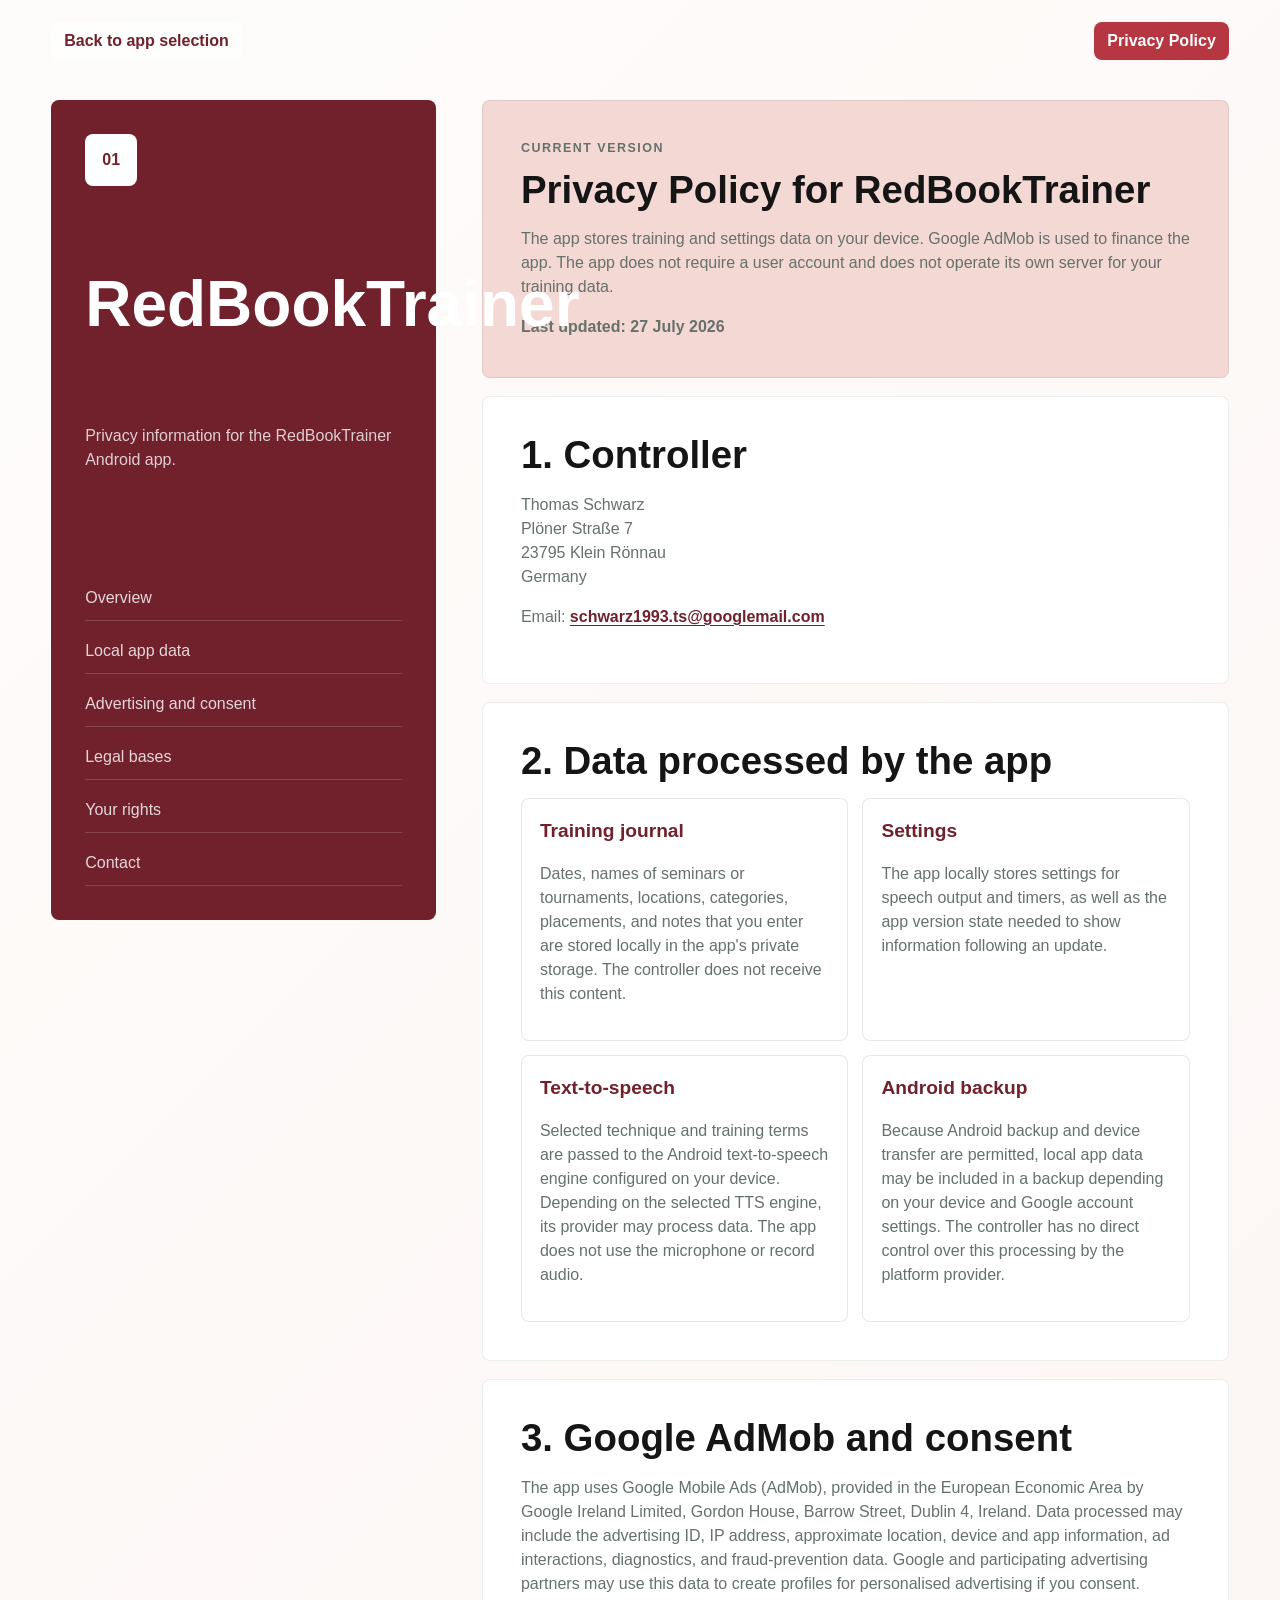
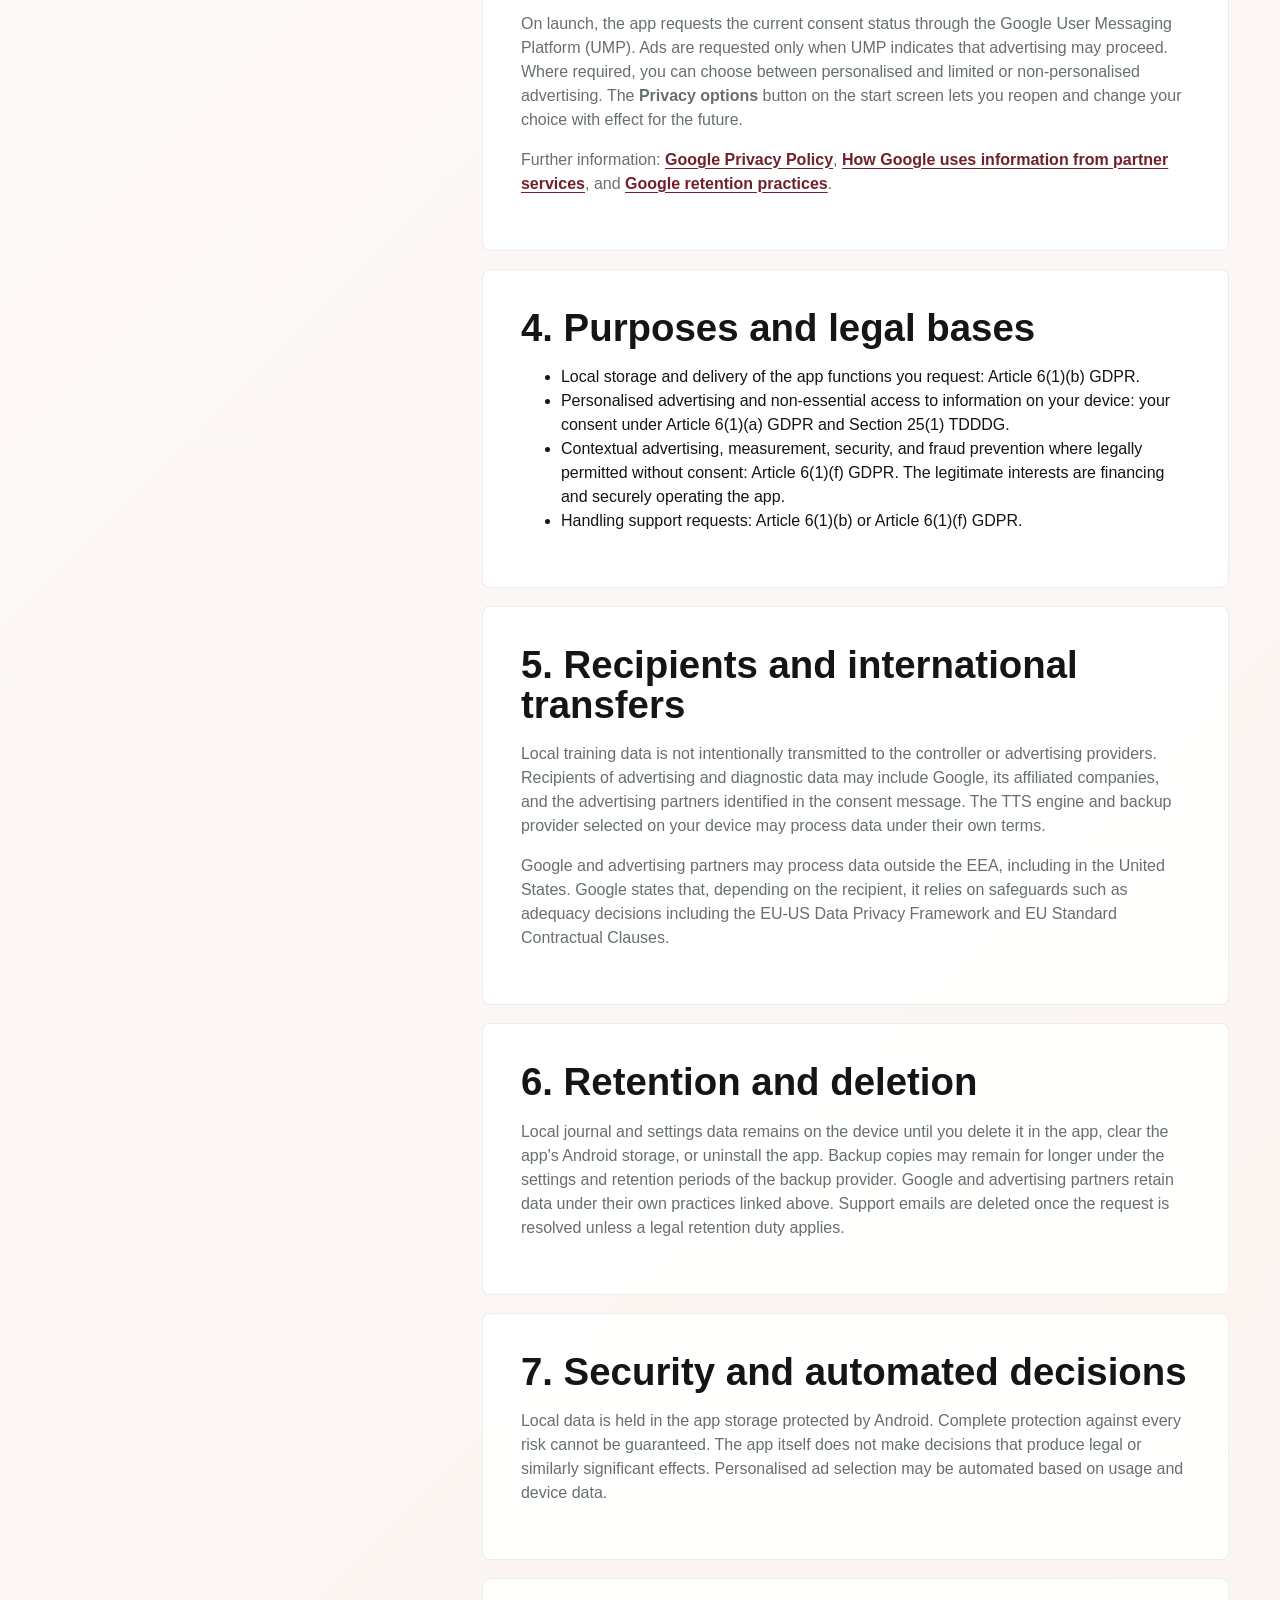
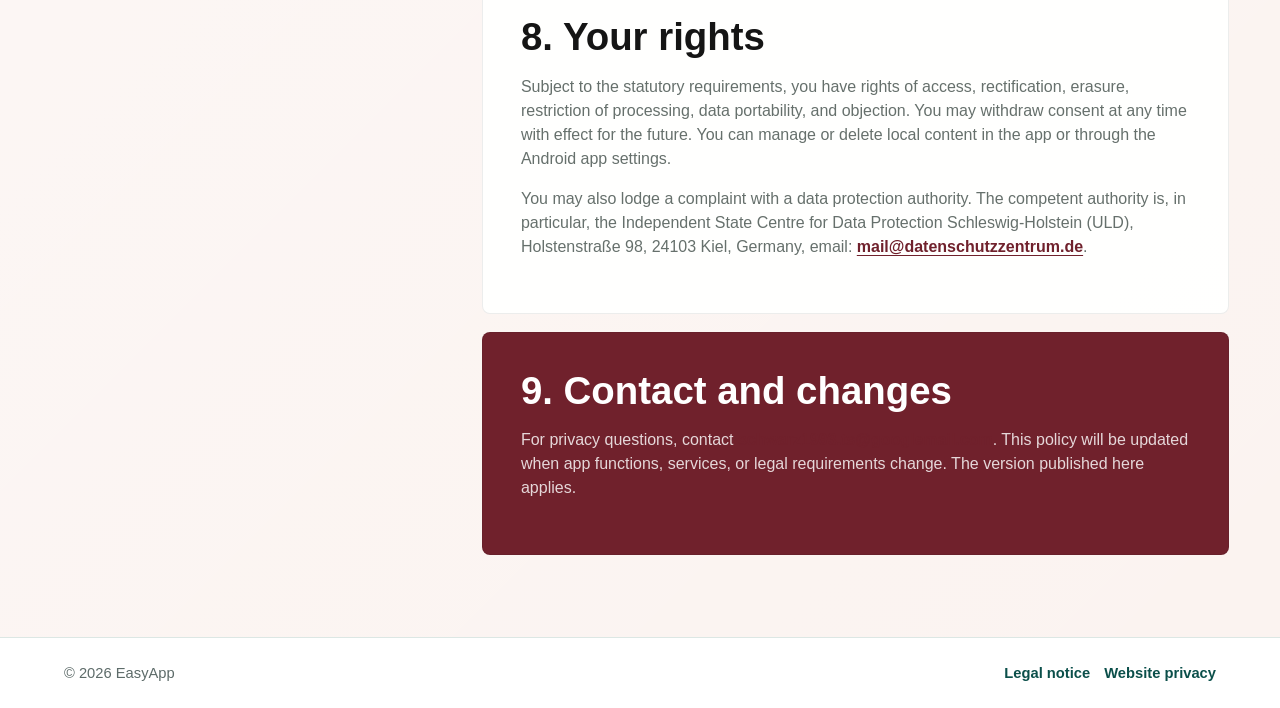
<file: redbooktrainer/index.html>
<!doctype html>
<html lang="en">
  <head>
    <meta charset="utf-8">
    <meta name="viewport" content="width=device-width, initial-scale=1">
    <meta name="description" content="Privacy Policy for the RedBookTrainer Android app.">
    <title>Privacy Policy | RedBookTrainer</title>
    <link rel="stylesheet" href="../styles.css">
  </head>
  <body class="app-policy theme-redbook">
    <header class="policy-top">
      <a class="back-link" href="../">Back to app selection</a>
      <span class="policy-badge">Privacy Policy</span>
    </header>

    <main class="policy-shell">
      <aside class="policy-sidebar">
        <span class="app-number">01</span>
        <h1>RedBookTrainer</h1>
        <p>Privacy information for the RedBookTrainer Android app.</p>
        <nav aria-label="Privacy Policy sections">
          <a href="#overview">Overview</a>
          <a href="#local">Local app data</a>
          <a href="#ads">Advertising and consent</a>
          <a href="#legal">Legal bases</a>
          <a href="#rights">Your rights</a>
          <a href="#contact">Contact</a>
        </nav>
      </aside>

      <article class="policy-content">
        <section class="policy-section intro-panel" id="overview">
          <p class="eyebrow">Current version</p>
          <h2>Privacy Policy for RedBookTrainer</h2>
          <p>The app stores training and settings data on your device. Google AdMob is used to finance the app. The app does not require a user account and does not operate its own server for your training data.</p>
          <p class="update-note">Last updated: 27 July 2026</p>
        </section>

        <section class="policy-section" id="controller">
          <h2>1. Controller</h2>
          <p>Thomas Schwarz<br>Pl&ouml;ner Stra&szlig;e 7<br>23795 Klein R&ouml;nnau<br>Germany</p>
          <p>Email: <a href="mailto:schwarz1993.ts@googlemail.com">schwarz1993.ts@googlemail.com</a></p>
        </section>

        <section class="policy-section" id="local">
          <h2>2. Data processed by the app</h2>
          <div class="data-grid">
            <article class="data-card">
              <h3>Training journal</h3>
              <p>Dates, names of seminars or tournaments, locations, categories, placements, and notes that you enter are stored locally in the app's private storage. The controller does not receive this content.</p>
            </article>
            <article class="data-card">
              <h3>Settings</h3>
              <p>The app locally stores settings for speech output and timers, as well as the app version state needed to show information following an update.</p>
            </article>
            <article class="data-card">
              <h3>Text-to-speech</h3>
              <p>Selected technique and training terms are passed to the Android text-to-speech engine configured on your device. Depending on the selected TTS engine, its provider may process data. The app does not use the microphone or record audio.</p>
            </article>
            <article class="data-card">
              <h3>Android backup</h3>
              <p>Because Android backup and device transfer are permitted, local app data may be included in a backup depending on your device and Google account settings. The controller has no direct control over this processing by the platform provider.</p>
            </article>
          </div>
        </section>

        <section class="policy-section" id="ads">
          <h2>3. Google AdMob and consent</h2>
          <p>The app uses Google Mobile Ads (AdMob), provided in the European Economic Area by Google Ireland Limited, Gordon House, Barrow Street, Dublin 4, Ireland. Data processed may include the advertising ID, IP address, approximate location, device and app information, ad interactions, diagnostics, and fraud-prevention data. Google and participating advertising partners may use this data to create profiles for personalised advertising if you consent.</p>
          <p>On launch, the app requests the current consent status through the Google User Messaging Platform (UMP). Ads are requested only when UMP indicates that advertising may proceed. Where required, you can choose between personalised and limited or non-personalised advertising. The <strong>Privacy options</strong> button on the start screen lets you reopen and change your choice with effect for the future.</p>
          <p>Further information: <a href="https://policies.google.com/privacy?hl=en" rel="noopener noreferrer">Google Privacy Policy</a>, <a href="https://policies.google.com/technologies/partner-sites?hl=en" rel="noopener noreferrer">How Google uses information from partner services</a>, and <a href="https://policies.google.com/technologies/retention?hl=en" rel="noopener noreferrer">Google retention practices</a>.</p>
        </section>

        <section class="policy-section" id="legal">
          <h2>4. Purposes and legal bases</h2>
          <ul>
            <li>Local storage and delivery of the app functions you request: Article 6(1)(b) GDPR.</li>
            <li>Personalised advertising and non-essential access to information on your device: your consent under Article 6(1)(a) GDPR and Section 25(1) TDDDG.</li>
            <li>Contextual advertising, measurement, security, and fraud prevention where legally permitted without consent: Article 6(1)(f) GDPR. The legitimate interests are financing and securely operating the app.</li>
            <li>Handling support requests: Article 6(1)(b) or Article 6(1)(f) GDPR.</li>
          </ul>
        </section>

        <section class="policy-section" id="recipients">
          <h2>5. Recipients and international transfers</h2>
          <p>Local training data is not intentionally transmitted to the controller or advertising providers. Recipients of advertising and diagnostic data may include Google, its affiliated companies, and the advertising partners identified in the consent message. The TTS engine and backup provider selected on your device may process data under their own terms.</p>
          <p>Google and advertising partners may process data outside the EEA, including in the United States. Google states that, depending on the recipient, it relies on safeguards such as adequacy decisions including the EU-US Data Privacy Framework and EU Standard Contractual Clauses.</p>
        </section>

        <section class="policy-section" id="retention">
          <h2>6. Retention and deletion</h2>
          <p>Local journal and settings data remains on the device until you delete it in the app, clear the app's Android storage, or uninstall the app. Backup copies may remain for longer under the settings and retention periods of the backup provider. Google and advertising partners retain data under their own practices linked above. Support emails are deleted once the request is resolved unless a legal retention duty applies.</p>
        </section>

        <section class="policy-section" id="security">
          <h2>7. Security and automated decisions</h2>
          <p>Local data is held in the app storage protected by Android. Complete protection against every risk cannot be guaranteed. The app itself does not make decisions that produce legal or similarly significant effects. Personalised ad selection may be automated based on usage and device data.</p>
        </section>

        <section class="policy-section" id="rights">
          <h2>8. Your rights</h2>
          <p>Subject to the statutory requirements, you have rights of access, rectification, erasure, restriction of processing, data portability, and objection. You may withdraw consent at any time with effect for the future. You can manage or delete local content in the app or through the Android app settings.</p>
          <p>You may also lodge a complaint with a data protection authority. The competent authority is, in particular, the Independent State Centre for Data Protection Schleswig-Holstein (ULD), Holstenstra&szlig;e 98, 24103 Kiel, Germany, email: <a href="mailto:mail@datenschutzzentrum.de">mail@datenschutzzentrum.de</a>.</p>
        </section>

        <section class="policy-section contact-panel" id="contact">
          <h2>9. Contact and changes</h2>
          <p>For privacy questions, contact <a href="mailto:schwarz1993.ts@googlemail.com">schwarz1993.ts@googlemail.com</a>. This policy will be updated when app functions, services, or legal requirements change. The version published here applies.</p>
        </section>
      </article>
    </main>

    <footer class="site-footer policy-footer">
      <span>&copy; <span id="year">2026</span> EasyApp</span>
      <span class="footer-links">
        <a href="../Impressum.html">Legal notice</a>
        <a href="../Web-Datenschutz.html">Website privacy</a>
      </span>
    </footer>
    <script src="../script.js"></script>
  </body>
</html>
</file>
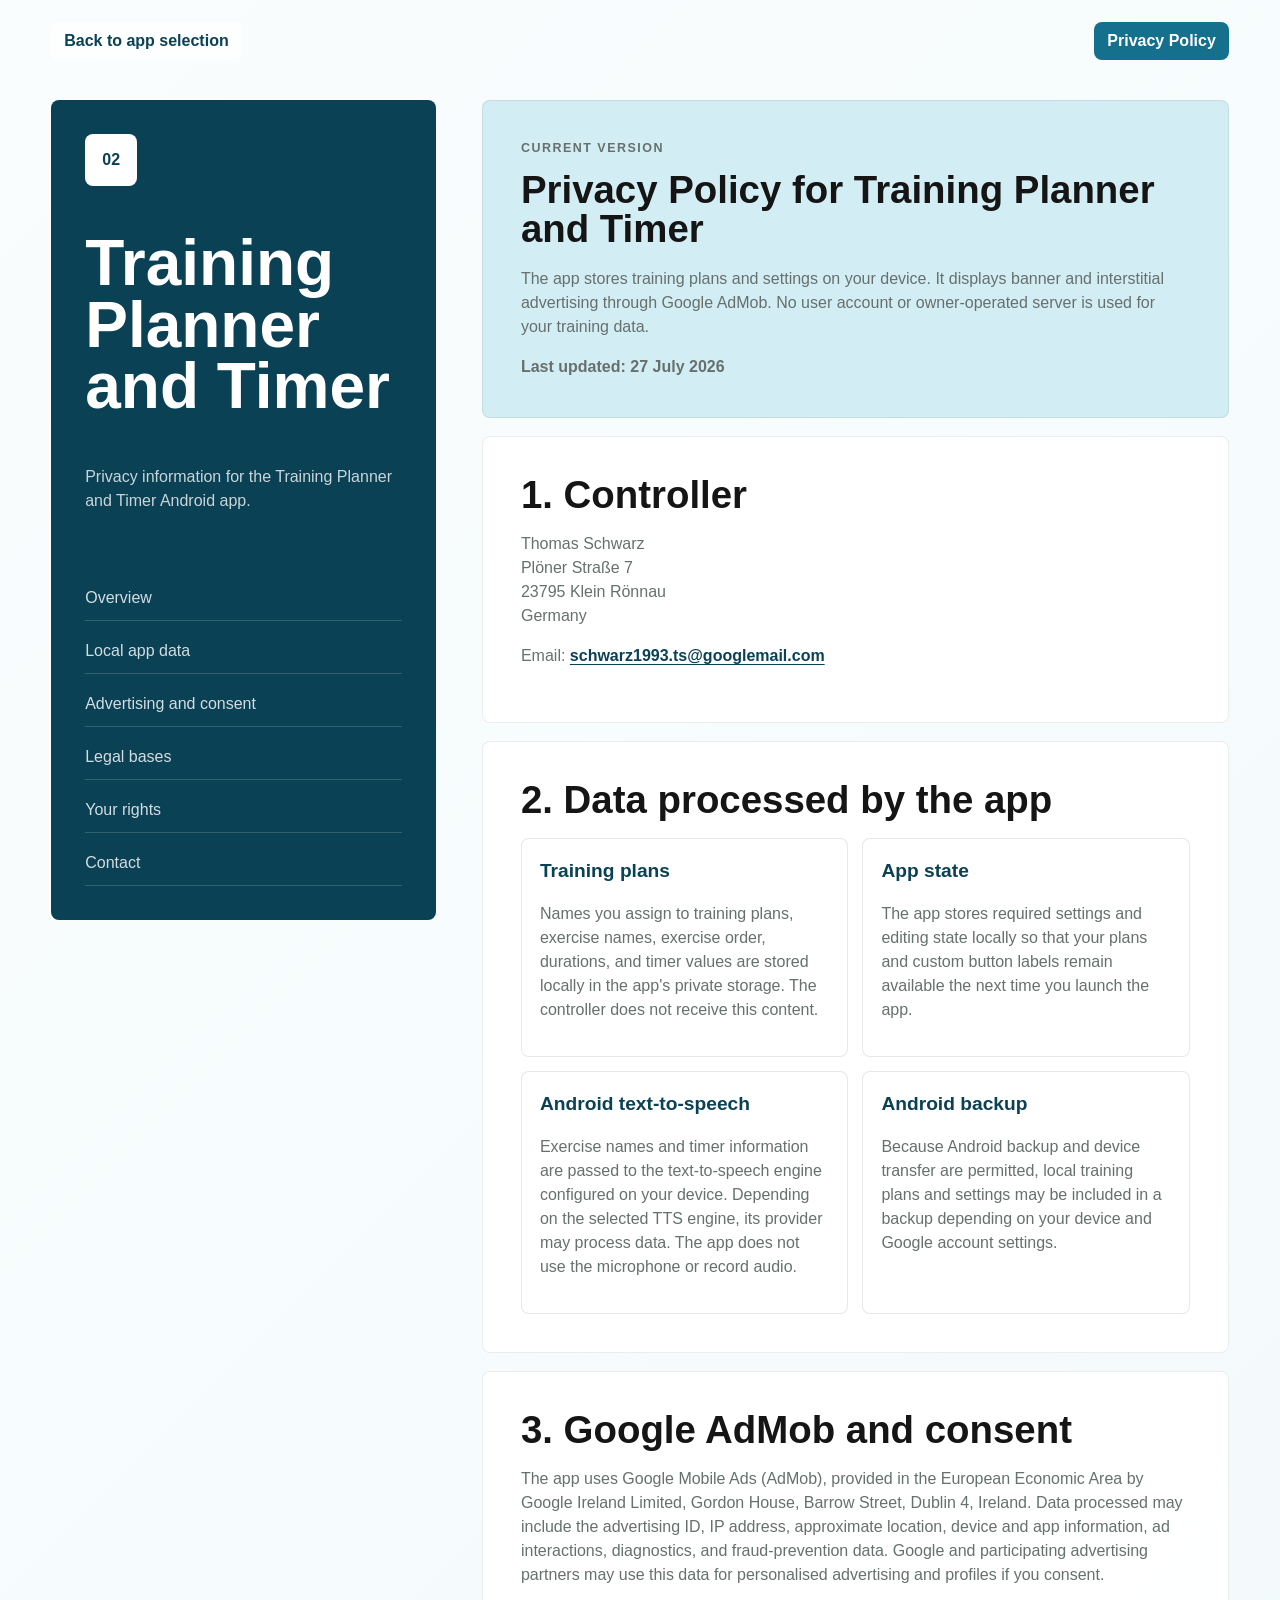
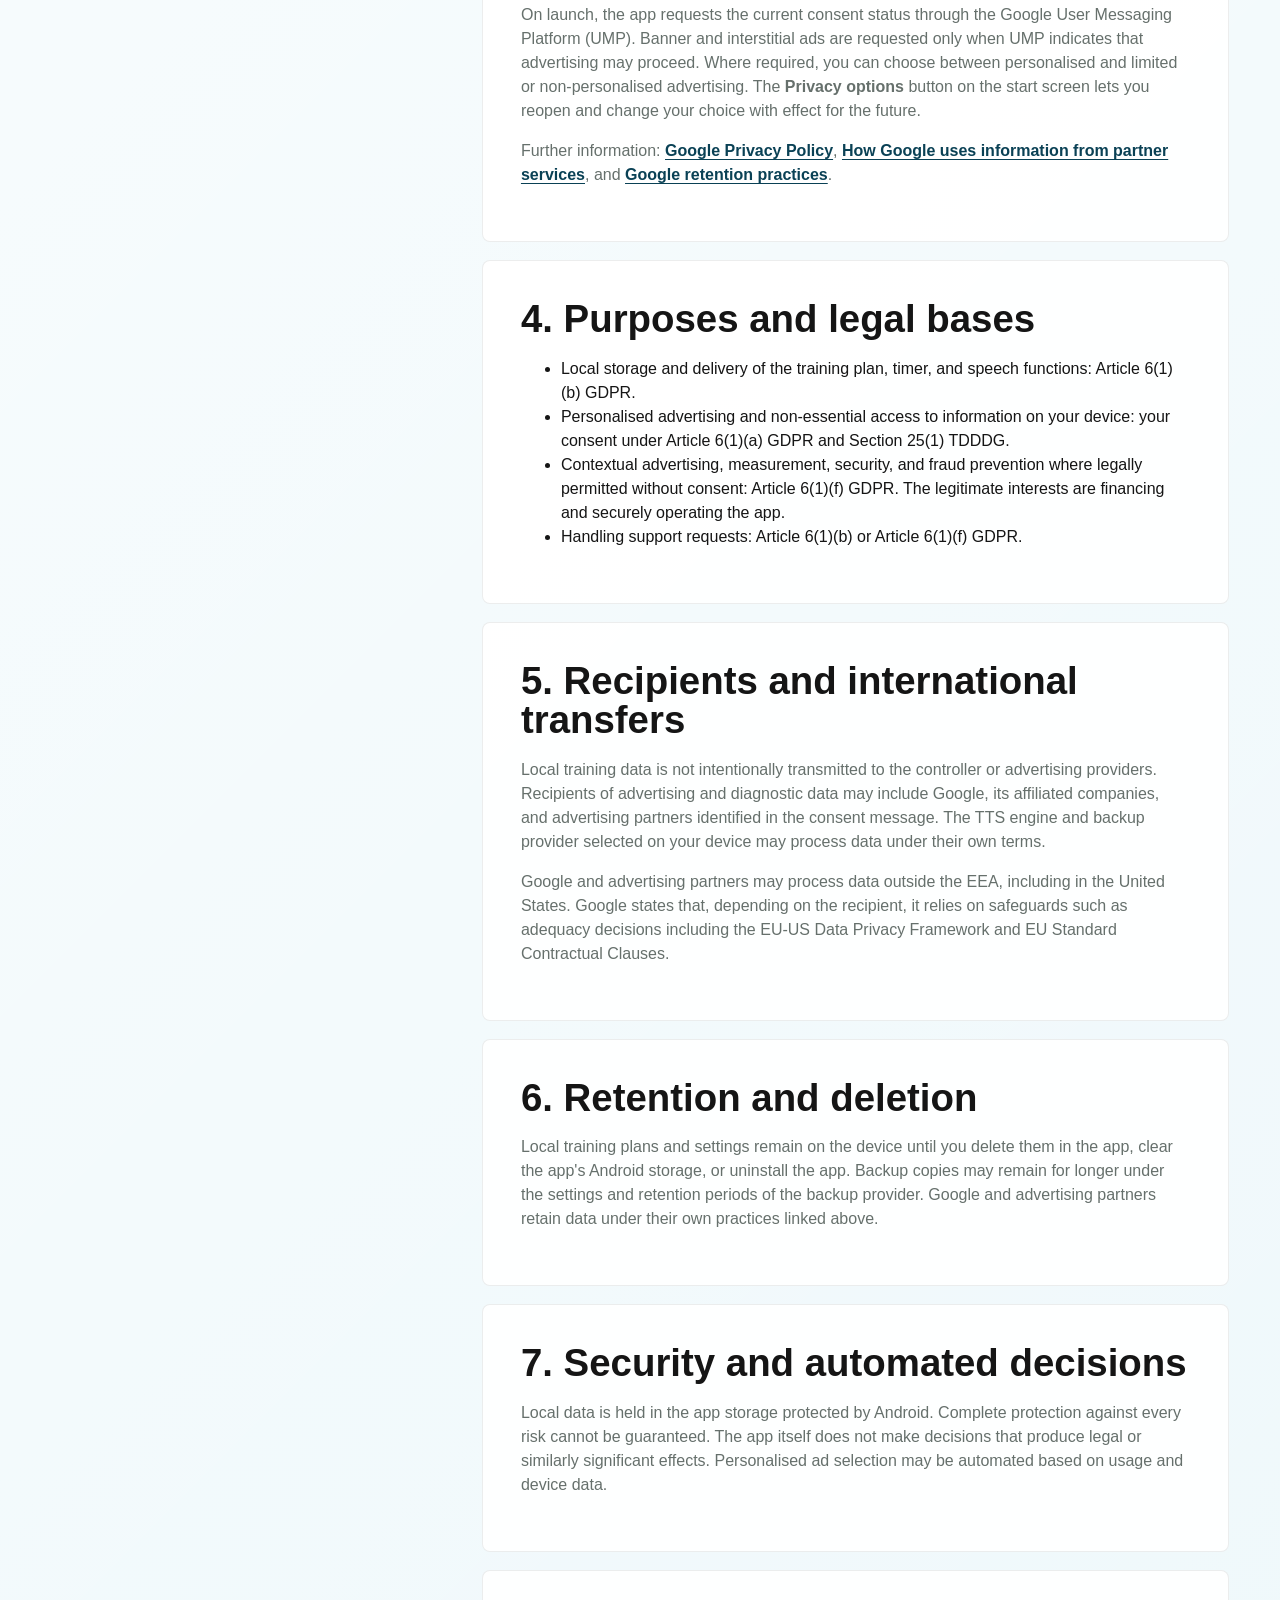
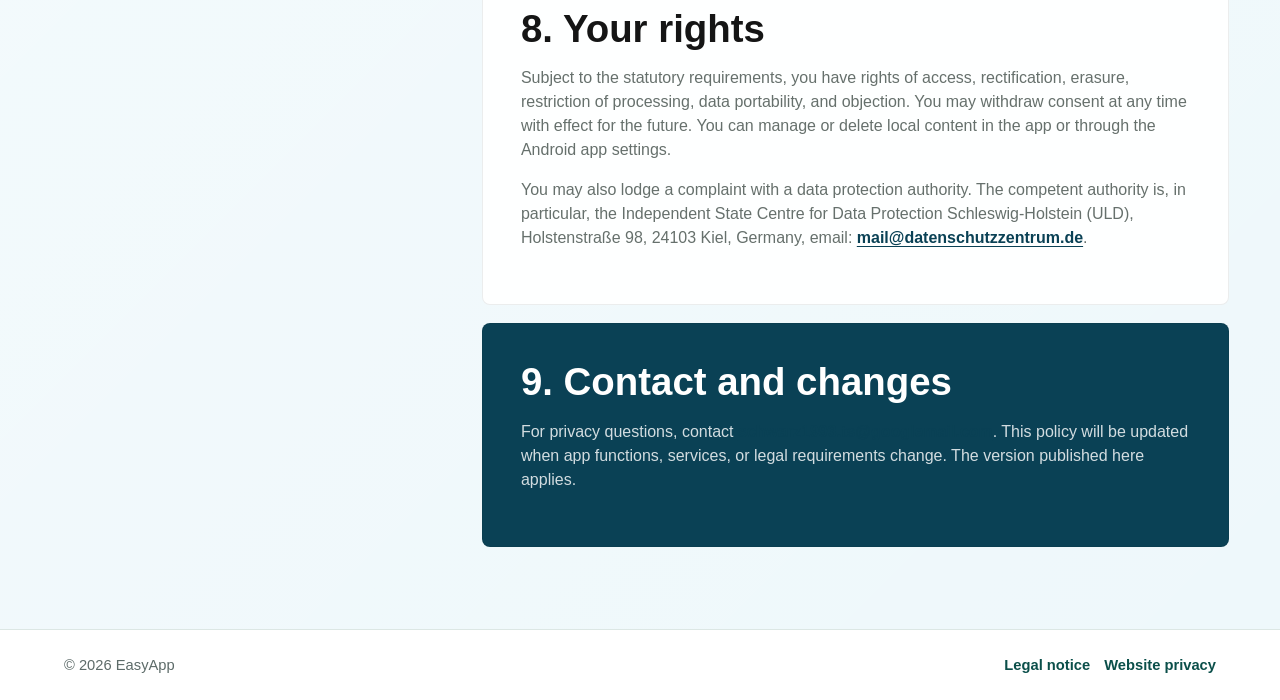
<file: training-planner-and-timer/index.html>
<!doctype html>
<html lang="en">
  <head>
    <meta charset="utf-8">
    <meta name="viewport" content="width=device-width, initial-scale=1">
    <meta name="description" content="Privacy Policy for the Training Planner and Timer Android app.">
    <title>Privacy Policy | Training Planner and Timer</title>
    <link rel="stylesheet" href="../styles.css">
  </head>
  <body class="app-policy theme-planner">
    <header class="policy-top">
      <a class="back-link" href="../">Back to app selection</a>
      <span class="policy-badge">Privacy Policy</span>
    </header>

    <main class="policy-shell">
      <aside class="policy-sidebar">
        <span class="app-number">02</span>
        <h1>Training Planner and Timer</h1>
        <p>Privacy information for the Training Planner and Timer Android app.</p>
        <nav aria-label="Privacy Policy sections">
          <a href="#overview">Overview</a>
          <a href="#local">Local app data</a>
          <a href="#ads">Advertising and consent</a>
          <a href="#legal">Legal bases</a>
          <a href="#rights">Your rights</a>
          <a href="#contact">Contact</a>
        </nav>
      </aside>

      <article class="policy-content">
        <section class="policy-section intro-panel" id="overview">
          <p class="eyebrow">Current version</p>
          <h2>Privacy Policy for Training Planner and Timer</h2>
          <p>The app stores training plans and settings on your device. It displays banner and interstitial advertising through Google AdMob. No user account or owner-operated server is used for your training data.</p>
          <p class="update-note">Last updated: 27 July 2026</p>
        </section>

        <section class="policy-section" id="controller">
          <h2>1. Controller</h2>
          <p>Thomas Schwarz<br>Pl&ouml;ner Stra&szlig;e 7<br>23795 Klein R&ouml;nnau<br>Germany</p>
          <p>Email: <a href="mailto:schwarz1993.ts@googlemail.com">schwarz1993.ts@googlemail.com</a></p>
        </section>

        <section class="policy-section" id="local">
          <h2>2. Data processed by the app</h2>
          <div class="data-grid">
            <article class="data-card">
              <h3>Training plans</h3>
              <p>Names you assign to training plans, exercise names, exercise order, durations, and timer values are stored locally in the app's private storage. The controller does not receive this content.</p>
            </article>
            <article class="data-card">
              <h3>App state</h3>
              <p>The app stores required settings and editing state locally so that your plans and custom button labels remain available the next time you launch the app.</p>
            </article>
            <article class="data-card">
              <h3>Android text-to-speech</h3>
              <p>Exercise names and timer information are passed to the text-to-speech engine configured on your device. Depending on the selected TTS engine, its provider may process data. The app does not use the microphone or record audio.</p>
            </article>
            <article class="data-card">
              <h3>Android backup</h3>
              <p>Because Android backup and device transfer are permitted, local training plans and settings may be included in a backup depending on your device and Google account settings.</p>
            </article>
          </div>
        </section>

        <section class="policy-section" id="ads">
          <h2>3. Google AdMob and consent</h2>
          <p>The app uses Google Mobile Ads (AdMob), provided in the European Economic Area by Google Ireland Limited, Gordon House, Barrow Street, Dublin 4, Ireland. Data processed may include the advertising ID, IP address, approximate location, device and app information, ad interactions, diagnostics, and fraud-prevention data. Google and participating advertising partners may use this data for personalised advertising and profiles if you consent.</p>
          <p>On launch, the app requests the current consent status through the Google User Messaging Platform (UMP). Banner and interstitial ads are requested only when UMP indicates that advertising may proceed. Where required, you can choose between personalised and limited or non-personalised advertising. The <strong>Privacy options</strong> button on the start screen lets you reopen and change your choice with effect for the future.</p>
          <p>Further information: <a href="https://policies.google.com/privacy?hl=en" rel="noopener noreferrer">Google Privacy Policy</a>, <a href="https://policies.google.com/technologies/partner-sites?hl=en" rel="noopener noreferrer">How Google uses information from partner services</a>, and <a href="https://policies.google.com/technologies/retention?hl=en" rel="noopener noreferrer">Google retention practices</a>.</p>
        </section>

        <section class="policy-section" id="legal">
          <h2>4. Purposes and legal bases</h2>
          <ul>
            <li>Local storage and delivery of the training plan, timer, and speech functions: Article 6(1)(b) GDPR.</li>
            <li>Personalised advertising and non-essential access to information on your device: your consent under Article 6(1)(a) GDPR and Section 25(1) TDDDG.</li>
            <li>Contextual advertising, measurement, security, and fraud prevention where legally permitted without consent: Article 6(1)(f) GDPR. The legitimate interests are financing and securely operating the app.</li>
            <li>Handling support requests: Article 6(1)(b) or Article 6(1)(f) GDPR.</li>
          </ul>
        </section>

        <section class="policy-section" id="recipients">
          <h2>5. Recipients and international transfers</h2>
          <p>Local training data is not intentionally transmitted to the controller or advertising providers. Recipients of advertising and diagnostic data may include Google, its affiliated companies, and advertising partners identified in the consent message. The TTS engine and backup provider selected on your device may process data under their own terms.</p>
          <p>Google and advertising partners may process data outside the EEA, including in the United States. Google states that, depending on the recipient, it relies on safeguards such as adequacy decisions including the EU-US Data Privacy Framework and EU Standard Contractual Clauses.</p>
        </section>

        <section class="policy-section" id="retention">
          <h2>6. Retention and deletion</h2>
          <p>Local training plans and settings remain on the device until you delete them in the app, clear the app's Android storage, or uninstall the app. Backup copies may remain for longer under the settings and retention periods of the backup provider. Google and advertising partners retain data under their own practices linked above.</p>
        </section>

        <section class="policy-section" id="security">
          <h2>7. Security and automated decisions</h2>
          <p>Local data is held in the app storage protected by Android. Complete protection against every risk cannot be guaranteed. The app itself does not make decisions that produce legal or similarly significant effects. Personalised ad selection may be automated based on usage and device data.</p>
        </section>

        <section class="policy-section" id="rights">
          <h2>8. Your rights</h2>
          <p>Subject to the statutory requirements, you have rights of access, rectification, erasure, restriction of processing, data portability, and objection. You may withdraw consent at any time with effect for the future. You can manage or delete local content in the app or through the Android app settings.</p>
          <p>You may also lodge a complaint with a data protection authority. The competent authority is, in particular, the Independent State Centre for Data Protection Schleswig-Holstein (ULD), Holstenstra&szlig;e 98, 24103 Kiel, Germany, email: <a href="mailto:mail@datenschutzzentrum.de">mail@datenschutzzentrum.de</a>.</p>
        </section>

        <section class="policy-section contact-panel" id="contact">
          <h2>9. Contact and changes</h2>
          <p>For privacy questions, contact <a href="mailto:schwarz1993.ts@googlemail.com">schwarz1993.ts@googlemail.com</a>. This policy will be updated when app functions, services, or legal requirements change. The version published here applies.</p>
        </section>
      </article>
    </main>

    <footer class="site-footer policy-footer">
      <span>&copy; <span id="year">2026</span> EasyApp</span>
      <span class="footer-links">
        <a href="../Impressum.html">Legal notice</a>
        <a href="../Web-Datenschutz.html">Website privacy</a>
      </span>
    </footer>
    <script src="../script.js"></script>
  </body>
</html>
</file>
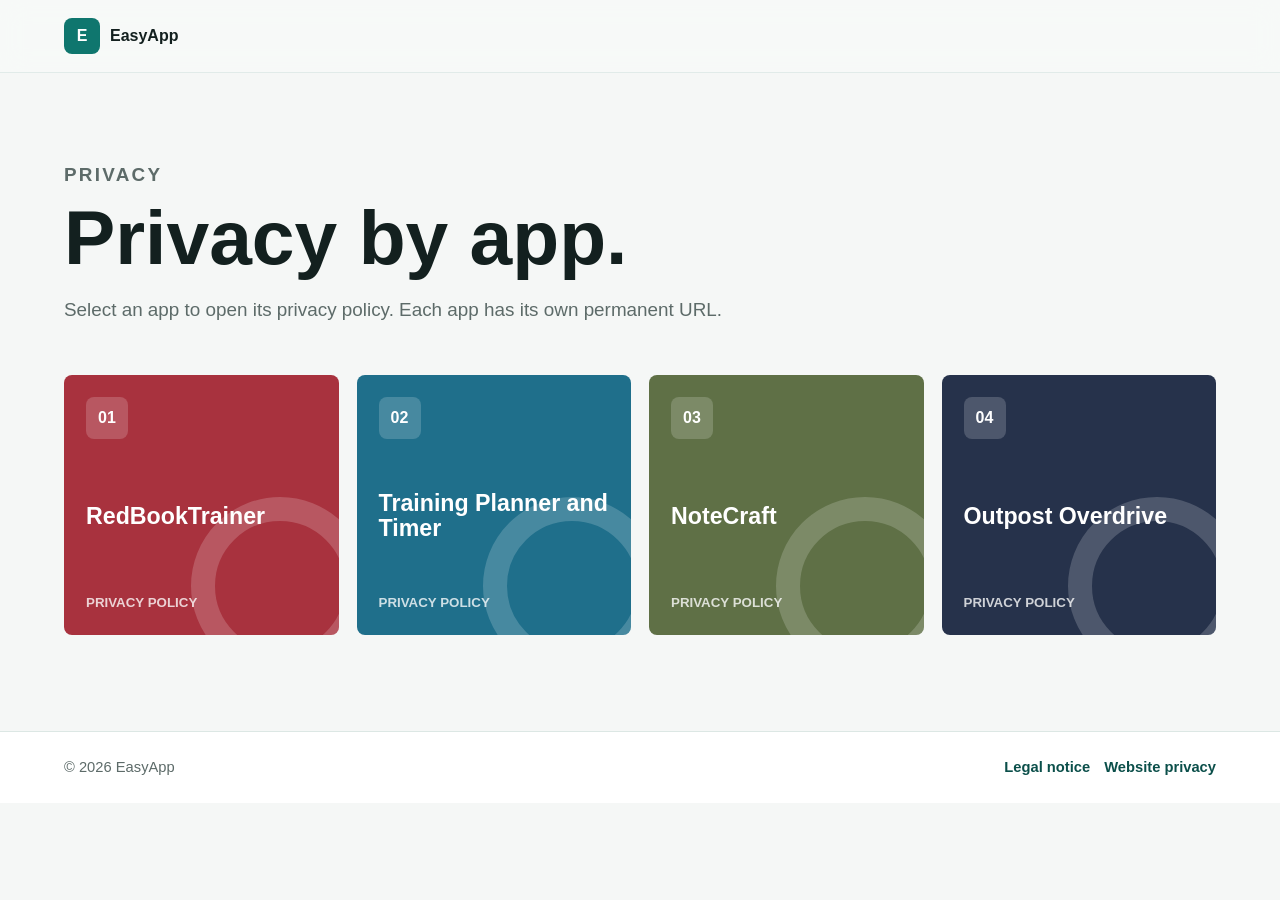
<file: Datenschutz.html>
<!doctype html>
<html lang="en">
  <head>
    <meta charset="utf-8">
    <meta name="viewport" content="width=device-width, initial-scale=1">
    <meta name="description" content="Privacy policies for RedBookTrainer, Training Planner and Timer, NoteCraft, and Outpost Overdrive.">
    <title>Privacy | App Selection</title>
    <link rel="stylesheet" href="styles.css">
  </head>
  <body class="policy-page directory-page">
    <header class="site-header">
      <a class="brand" href="./" aria-label="EasyApp home">
        <span class="brand-mark" aria-hidden="true">E</span>
        <span>EasyApp</span>
      </a>
    </header>

    <main>
      <section class="policy-hero directory-hero" aria-labelledby="policy-title">
        <p class="eyebrow">Privacy</p>
        <h1 id="policy-title">Privacy by app.</h1>
        <p>Select an app to open its privacy policy. Each app has its own permanent URL.</p>
      </section>

      <section class="app-directory" aria-label="App privacy policies">
        <a class="app-card redbook-card" href="redbooktrainer/">
          <span>01</span>
          <strong>RedBookTrainer</strong>
          <small>Privacy Policy</small>
        </a>
        <a class="app-card planner-card" href="training-planner-and-timer/">
          <span>02</span>
          <strong>Training Planner and Timer</strong>
          <small>Privacy Policy</small>
        </a>
        <a class="app-card notecraft-card" href="notecraft/">
          <span>03</span>
          <strong>NoteCraft</strong>
          <small>Privacy Policy</small>
        </a>
        <a class="app-card outpost-card" href="outpost-overdrive/">
          <span>04</span>
          <strong>Outpost Overdrive</strong>
          <small>Privacy Policy</small>
        </a>
      </section>
    </main>

    <footer class="site-footer">
      <span>&copy; <span id="year">2026</span> EasyApp</span>
      <span class="footer-links">
        <a href="Impressum.html">Legal notice</a>
        <a href="Web-Datenschutz.html">Website privacy</a>
      </span>
    </footer>
    <script src="script.js"></script>
  </body>
</html>
</file>
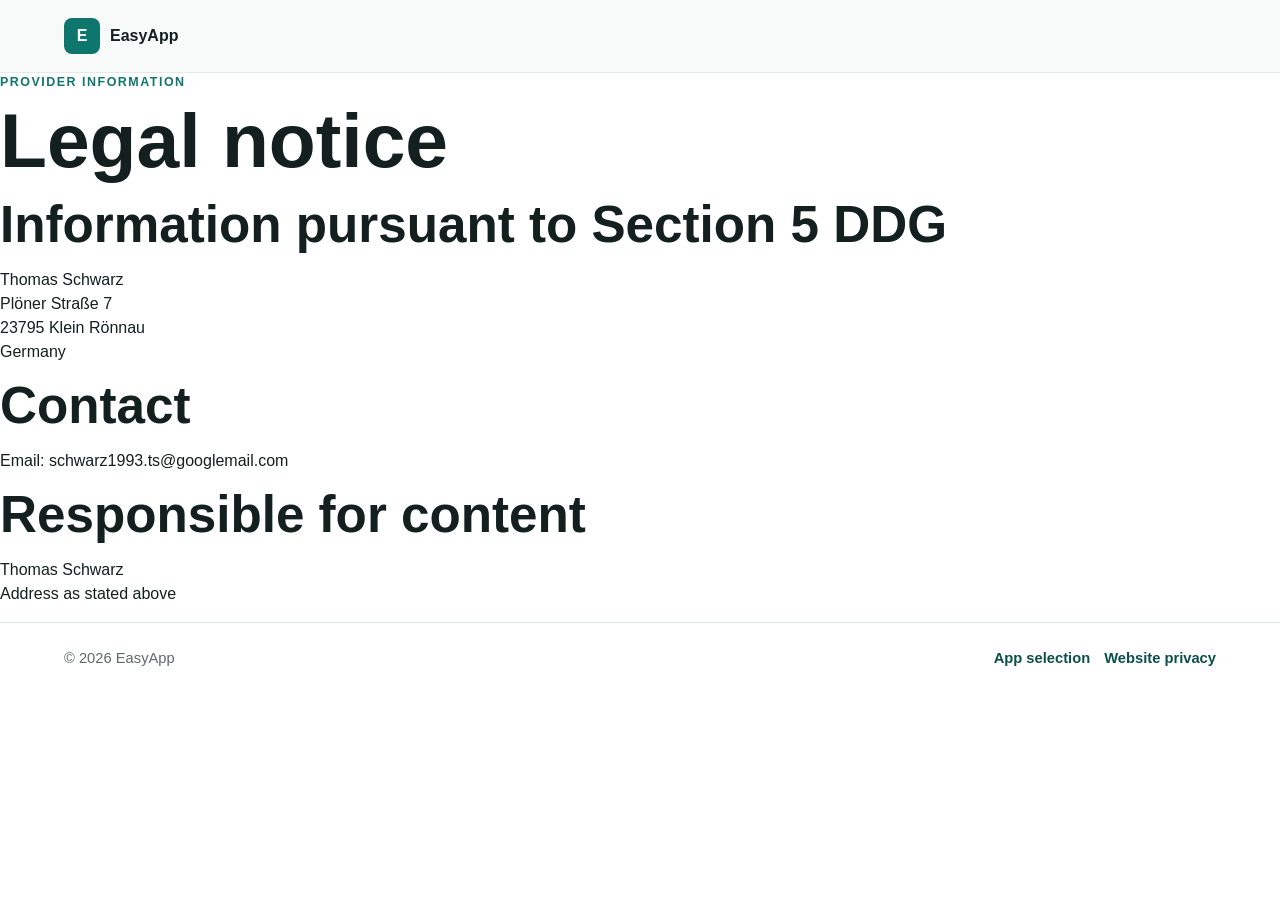
<file: Impressum.html>
<!doctype html>
<html lang="en">
  <head>
    <meta charset="utf-8">
    <meta name="viewport" content="width=device-width, initial-scale=1">
    <meta name="description" content="Legal notice for EasyApp and its app privacy websites.">
    <title>Legal Notice | EasyApp</title>
    <link rel="stylesheet" href="styles.css">
  </head>
  <body class="policy-page legal-page">
    <header class="site-header">
      <a class="brand" href="./" aria-label="EasyApp home">
        <span class="brand-mark" aria-hidden="true">E</span>
        <span>EasyApp</span>
      </a>
    </header>

    <main class="legal-document">
      <p class="eyebrow">Provider information</p>
      <h1>Legal notice</h1>

      <section>
        <h2>Information pursuant to Section 5 DDG</h2>
        <p>
          Thomas Schwarz<br>
          Pl&ouml;ner Stra&szlig;e 7<br>
          23795 Klein R&ouml;nnau<br>
          Germany
        </p>
      </section>

      <section>
        <h2>Contact</h2>
        <p>Email: <a href="mailto:schwarz1993.ts@googlemail.com">schwarz1993.ts@googlemail.com</a></p>
      </section>

      <section>
        <h2>Responsible for content</h2>
        <p>Thomas Schwarz<br>Address as stated above</p>
      </section>
    </main>

    <footer class="site-footer">
      <span>&copy; <span id="year">2026</span> EasyApp</span>
      <span class="footer-links">
        <a href="./">App selection</a>
        <a href="Web-Datenschutz.html">Website privacy</a>
      </span>
    </footer>
    <script src="script.js"></script>
  </body>
</html>
</file>
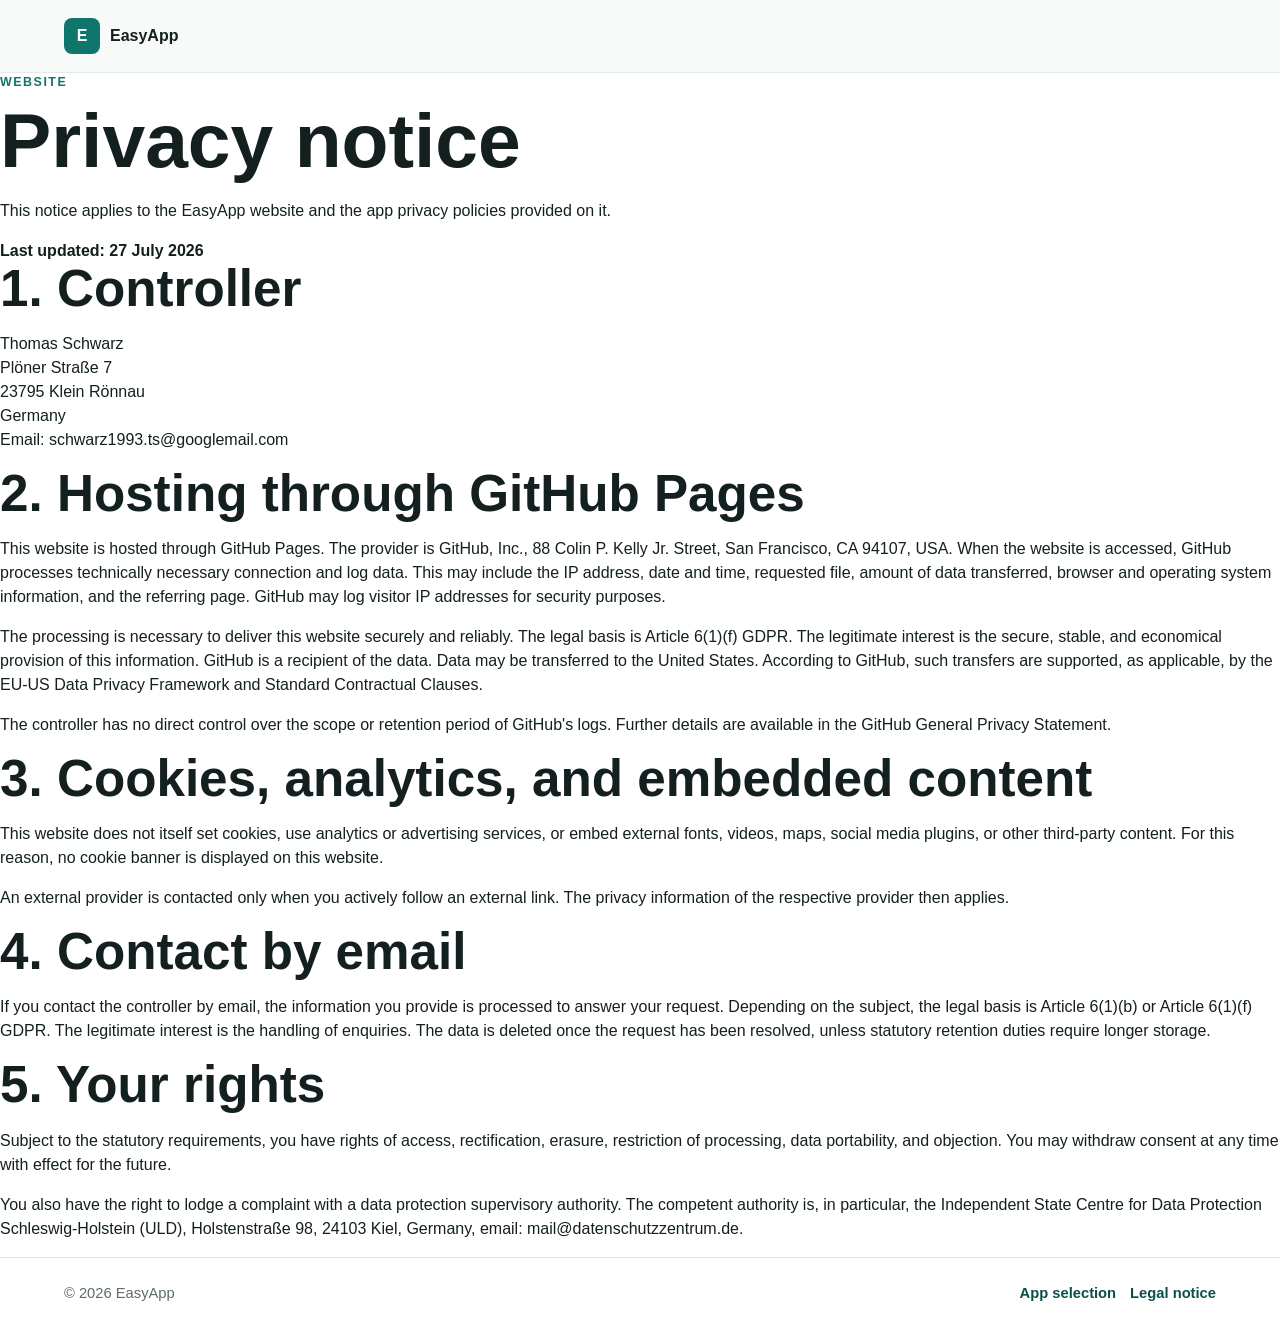
<file: Web-Datenschutz.html>
<!doctype html>
<html lang="en">
  <head>
    <meta charset="utf-8">
    <meta name="viewport" content="width=device-width, initial-scale=1">
    <meta name="description" content="Privacy notice for the EasyApp website hosted on GitHub Pages.">
    <title>Website Privacy | EasyApp</title>
    <link rel="stylesheet" href="styles.css">
  </head>
  <body class="policy-page legal-page">
    <header class="site-header">
      <a class="brand" href="./" aria-label="EasyApp home">
        <span class="brand-mark" aria-hidden="true">E</span>
        <span>EasyApp</span>
      </a>
    </header>

    <main class="legal-document">
      <p class="eyebrow">Website</p>
      <h1>Privacy notice</h1>
      <p class="legal-lead">This notice applies to the EasyApp website and the app privacy policies provided on it.</p>
      <p class="update-note">Last updated: 27 July 2026</p>

      <section>
        <h2>1. Controller</h2>
        <p>
          Thomas Schwarz<br>
          Pl&ouml;ner Stra&szlig;e 7<br>
          23795 Klein R&ouml;nnau<br>
          Germany<br>
          Email: <a href="mailto:schwarz1993.ts@googlemail.com">schwarz1993.ts@googlemail.com</a>
        </p>
      </section>

      <section>
        <h2>2. Hosting through GitHub Pages</h2>
        <p>This website is hosted through GitHub Pages. The provider is GitHub, Inc., 88 Colin P. Kelly Jr. Street, San Francisco, CA 94107, USA. When the website is accessed, GitHub processes technically necessary connection and log data. This may include the IP address, date and time, requested file, amount of data transferred, browser and operating system information, and the referring page. GitHub may log visitor IP addresses for security purposes.</p>
        <p>The processing is necessary to deliver this website securely and reliably. The legal basis is Article 6(1)(f) GDPR. The legitimate interest is the secure, stable, and economical provision of this information. GitHub is a recipient of the data. Data may be transferred to the United States. According to GitHub, such transfers are supported, as applicable, by the EU-US Data Privacy Framework and Standard Contractual Clauses.</p>
        <p>The controller has no direct control over the scope or retention period of GitHub's logs. Further details are available in the <a href="https://docs.github.com/en/site-policy/privacy-policies/github-general-privacy-statement" rel="noopener noreferrer">GitHub General Privacy Statement</a>.</p>
      </section>

      <section>
        <h2>3. Cookies, analytics, and embedded content</h2>
        <p>This website does not itself set cookies, use analytics or advertising services, or embed external fonts, videos, maps, social media plugins, or other third-party content. For this reason, no cookie banner is displayed on this website.</p>
        <p>An external provider is contacted only when you actively follow an external link. The privacy information of the respective provider then applies.</p>
      </section>

      <section>
        <h2>4. Contact by email</h2>
        <p>If you contact the controller by email, the information you provide is processed to answer your request. Depending on the subject, the legal basis is Article 6(1)(b) or Article 6(1)(f) GDPR. The legitimate interest is the handling of enquiries. The data is deleted once the request has been resolved, unless statutory retention duties require longer storage.</p>
      </section>

      <section>
        <h2>5. Your rights</h2>
        <p>Subject to the statutory requirements, you have rights of access, rectification, erasure, restriction of processing, data portability, and objection. You may withdraw consent at any time with effect for the future.</p>
        <p>You also have the right to lodge a complaint with a data protection supervisory authority. The competent authority is, in particular, the Independent State Centre for Data Protection Schleswig-Holstein (ULD), Holstenstra&szlig;e 98, 24103 Kiel, Germany, email: <a href="mailto:mail@datenschutzzentrum.de">mail@datenschutzzentrum.de</a>.</p>
      </section>
    </main>

    <footer class="site-footer">
      <span>&copy; <span id="year">2026</span> EasyApp</span>
      <span class="footer-links">
        <a href="./">App selection</a>
        <a href="Impressum.html">Legal notice</a>
      </span>
    </footer>
    <script src="script.js"></script>
  </body>
</html>
</file>
<file: styles.css>
:root {
  color-scheme: light;
  --bg: #f7faf9;
  --surface: #ffffff;
  --ink: #13201f;
  --muted: #5d6b69;
  --line: #dce7e4;
  --teal: #0f766e;
  --teal-dark: #0b4f4a;
  --coral: #e86f51;
  --gold: #f3b84f;
  --shadow: 0 24px 70px rgba(19, 32, 31, 0.12);
}

* {
  box-sizing: border-box;
}

html {
  scroll-behavior: smooth;
}

body {
  margin: 0;
  font-family: Arial, Helvetica, sans-serif;
  color: var(--ink);
  background: var(--bg);
  line-height: 1.5;
}

a {
  color: inherit;
  text-decoration: none;
}

img {
  display: block;
  max-width: 100%;
}

.site-header {
  position: sticky;
  top: 0;
  z-index: 10;
  display: flex;
  align-items: center;
  justify-content: space-between;
  gap: 24px;
  padding: 18px clamp(20px, 5vw, 72px);
  background: rgba(247, 250, 249, 0.88);
  border-bottom: 1px solid rgba(220, 231, 228, 0.78);
  backdrop-filter: blur(14px);
}

.brand,
.site-header nav,
.hero-actions {
  display: flex;
  align-items: center;
}

.brand {
  gap: 10px;
  font-weight: 800;
}

.brand-mark {
  display: grid;
  width: 36px;
  height: 36px;
  place-items: center;
  color: white;
  background: var(--teal);
  border-radius: 8px;
}

.site-header nav {
  gap: 18px;
  color: var(--muted);
  font-size: 0.94rem;
}

.site-header nav a:hover {
  color: var(--teal-dark);
}

.hero {
  display: grid;
  grid-template-columns: minmax(0, 0.88fr) minmax(320px, 1.12fr);
  gap: clamp(28px, 5vw, 72px);
  align-items: center;
  min-height: calc(100vh - 73px);
  padding: clamp(48px, 8vw, 96px) clamp(20px, 5vw, 72px) clamp(30px, 5vw, 62px);
}

.hero-copy {
  max-width: 690px;
}

.eyebrow {
  margin: 0 0 12px;
  color: var(--teal);
  font-size: 0.78rem;
  font-weight: 800;
  letter-spacing: 0.12em;
  text-transform: uppercase;
}

h1,
h2,
h3,
p {
  margin-top: 0;
}

h1 {
  margin-bottom: 22px;
  font-size: clamp(2.7rem, 6vw, 6.6rem);
  line-height: 0.95;
  letter-spacing: 0;
}

h2 {
  margin-bottom: 18px;
  font-size: clamp(2rem, 4vw, 4rem);
  line-height: 1;
  letter-spacing: 0;
}

h3 {
  margin-bottom: 10px;
  font-size: 1.2rem;
}

.hero-text,
.workflow p,
.start p {
  max-width: 620px;
  color: var(--muted);
  font-size: clamp(1rem, 1.6vw, 1.25rem);
}

.hero-actions {
  flex-wrap: wrap;
  gap: 12px;
  margin-top: 30px;
}

.button {
  display: inline-flex;
  align-items: center;
  justify-content: center;
  min-height: 46px;
  padding: 0 18px;
  border: 1px solid transparent;
  border-radius: 8px;
  font-weight: 800;
}

.button.primary {
  color: white;
  background: var(--teal);
}

.button.primary:hover {
  background: var(--teal-dark);
}

.button.secondary {
  color: var(--ink);
  background: white;
  border-color: var(--line);
}

.button.secondary:hover {
  border-color: var(--teal);
}

.hero-media {
  position: relative;
  margin: 0;
  overflow: hidden;
  border-radius: 8px;
  box-shadow: var(--shadow);
  aspect-ratio: 16 / 11;
  background: var(--surface);
}

.hero-media img {
  width: 100%;
  height: 100%;
  object-fit: cover;
}

.hero-media figcaption {
  position: absolute;
  right: 14px;
  bottom: 14px;
  max-width: min(360px, calc(100% - 28px));
  padding: 10px 12px;
  color: white;
  background: rgba(19, 32, 31, 0.7);
  border-radius: 8px;
  font-size: 0.86rem;
}

.section,
.workflow,
.start {
  padding: clamp(56px, 8vw, 96px) clamp(20px, 5vw, 72px);
}

.section-heading {
  max-width: 740px;
  margin-bottom: 32px;
}

.feature-grid {
  display: grid;
  grid-template-columns: repeat(3, minmax(0, 1fr));
  gap: 18px;
}

.feature {
  padding: 24px;
  background: var(--surface);
  border: 1px solid var(--line);
  border-radius: 8px;
}

.feature p {
  margin-bottom: 0;
  color: var(--muted);
}

.feature-icon {
  display: inline-grid;
  width: 42px;
  height: 42px;
  margin-bottom: 22px;
  place-items: center;
  color: var(--teal-dark);
  background: #d9f5ef;
  border-radius: 8px;
  font-weight: 800;
}

.workflow {
  display: grid;
  grid-template-columns: minmax(0, 0.9fr) minmax(320px, 1.1fr);
  gap: 28px;
  align-items: start;
  background: #eef6f3;
}

.steps {
  display: grid;
  gap: 14px;
  margin: 0;
  padding: 0;
  list-style: none;
}

.steps li {
  display: grid;
  grid-template-columns: 150px 1fr;
  gap: 16px;
  align-items: center;
  padding: 18px;
  background: white;
  border: 1px solid var(--line);
  border-radius: 8px;
}

.steps strong {
  color: var(--teal-dark);
}

.steps span {
  color: var(--muted);
}

.start {
  display: flex;
  align-items: center;
  justify-content: space-between;
  gap: 24px;
  background: var(--ink);
  color: white;
}

.start .eyebrow,
.start p {
  color: #b7dfd7;
}

.start .button.primary {
  color: var(--ink);
  background: var(--gold);
}

.site-footer {
  display: flex;
  justify-content: space-between;
  gap: 16px;
  padding: 24px clamp(20px, 5vw, 72px);
  color: var(--muted);
  background: white;
  border-top: 1px solid var(--line);
  font-size: 0.92rem;
}

.footer-links {
  display: inline-flex;
  flex-wrap: wrap;
  gap: 14px;
}

.footer-links a {
  color: var(--teal-dark);
  font-weight: 800;
}

.policy-page {
  background: white;
}

.policy-hero {
  padding: clamp(48px, 7vw, 88px) clamp(20px, 5vw, 72px) 32px;
}

.policy-hero h1 {
  max-width: 840px;
  font-size: clamp(2.6rem, 6vw, 5.8rem);
}

.policy-hero p {
  max-width: 720px;
  color: var(--muted);
  font-size: clamp(1rem, 1.6vw, 1.18rem);
}

.policy-embed {
  padding: 0 clamp(20px, 5vw, 72px) clamp(48px, 7vw, 88px);
}

.policy-embed iframe {
  width: 100%;
  min-height: 76vh;
  border: 1px solid var(--line);
  border-radius: 8px;
  background: white;
}

.directory-page {
  background: #f5f7f6;
}

.directory-hero {
  max-width: 980px;
}

.app-directory {
  display: grid;
  grid-template-columns: repeat(4, minmax(0, 1fr));
  gap: 18px;
  padding: 0 clamp(20px, 5vw, 72px) clamp(56px, 8vw, 96px);
}

.app-card {
  min-height: 260px;
  display: flex;
  flex-direction: column;
  justify-content: space-between;
  gap: 20px;
  padding: 22px;
  color: white;
  border-radius: 8px;
  overflow: hidden;
  position: relative;
}

.app-card::after {
  content: "";
  position: absolute;
  inset: auto -30px -40px auto;
  width: 130px;
  height: 130px;
  border: 24px solid rgba(255, 255, 255, 0.18);
  border-radius: 50%;
}

.app-card span {
  width: 42px;
  height: 42px;
  display: grid;
  place-items: center;
  background: rgba(255, 255, 255, 0.18);
  border-radius: 8px;
  font-weight: 800;
}

.app-card strong {
  max-width: 240px;
  font-size: 1.45rem;
  line-height: 1.08;
}

.app-card small {
  color: rgba(255, 255, 255, 0.78);
  font-weight: 800;
  text-transform: uppercase;
}

.redbook-card {
  background: #a8323e;
}

.planner-card {
  background: #1f6f8b;
}

.notecraft-card {
  background: #5f7046;
}

.outpost-card {
  background: #26324b;
}

.app-policy {
  --app-bg: #f8f5f2;
  --app-ink: #151515;
  --app-muted: #66706c;
  --app-surface: #ffffff;
  --app-soft: #efe8e0;
  --app-accent: #a8323e;
  --app-accent-strong: #6f1d27;
  min-height: 100vh;
  color: var(--app-ink);
  background:
    linear-gradient(135deg, rgba(255, 255, 255, 0.72), rgba(255, 255, 255, 0)),
    var(--app-bg);
}

.theme-redbook {
  --app-bg: #fbf3f0;
  --app-soft: #f4d8d3;
  --app-accent: #b63642;
  --app-accent-strong: #70212c;
}

.theme-planner {
  --app-bg: #eef8fb;
  --app-soft: #d3edf4;
  --app-accent: #14708d;
  --app-accent-strong: #0a4155;
}

.theme-notecraft {
  --app-bg: #f5f6ec;
  --app-soft: #e0e4ca;
  --app-accent: #657848;
  --app-accent-strong: #374526;
}

.theme-outpost {
  --app-bg: #f0f2f7;
  --app-soft: #d9dfef;
  --app-accent: #293753;
  --app-accent-strong: #11192b;
}

.policy-top {
  display: flex;
  justify-content: space-between;
  align-items: center;
  gap: 18px;
  padding: 22px clamp(20px, 4vw, 56px);
}

.back-link,
.policy-badge {
  display: inline-flex;
  align-items: center;
  min-height: 38px;
  padding: 0 13px;
  border-radius: 8px;
  font-weight: 800;
}

.back-link {
  color: var(--app-accent-strong);
  background: rgba(255, 255, 255, 0.7);
}

.policy-badge {
  color: white;
  background: var(--app-accent);
}

.policy-shell {
  display: grid;
  grid-template-columns: minmax(260px, 0.34fr) minmax(0, 0.66fr);
  gap: clamp(22px, 4vw, 46px);
  align-items: start;
  padding: 18px clamp(20px, 4vw, 56px) clamp(48px, 7vw, 82px);
}

.policy-sidebar {
  position: sticky;
  top: 24px;
  min-height: calc(100vh - 80px);
  display: flex;
  flex-direction: column;
  justify-content: space-between;
  gap: 26px;
  padding: clamp(22px, 4vw, 34px);
  color: white;
  background: var(--app-accent-strong);
  border-radius: 8px;
}

.policy-sidebar h1 {
  margin: 0;
  font-size: clamp(2.3rem, 5vw, 5.2rem);
  line-height: 0.96;
}

.policy-sidebar p {
  color: rgba(255, 255, 255, 0.78);
}

.app-number {
  width: 52px;
  height: 52px;
  display: grid;
  place-items: center;
  color: var(--app-accent-strong);
  background: white;
  border-radius: 8px;
  font-weight: 800;
}

.policy-sidebar nav {
  display: grid;
  gap: 8px;
}

.policy-sidebar nav a {
  padding: 10px 0;
  color: rgba(255, 255, 255, 0.82);
  border-bottom: 1px solid rgba(255, 255, 255, 0.16);
}

.policy-content {
  display: grid;
  gap: 18px;
}

.policy-section {
  padding: clamp(22px, 4vw, 38px);
  background: rgba(255, 255, 255, 0.92);
  border: 1px solid rgba(19, 32, 31, 0.08);
  border-radius: 8px;
}

.policy-section h2 {
  font-size: clamp(1.55rem, 3vw, 2.6rem);
  line-height: 1.03;
}

.policy-section h3 {
  color: var(--app-accent-strong);
}

.policy-section p,
.policy-section dd {
  color: var(--app-muted);
}

.policy-section a {
  color: var(--app-accent-strong);
  font-weight: 800;
  text-decoration: underline;
  text-underline-offset: 3px;
}

.intro-panel {
  background: var(--app-soft);
}

.update-note {
  margin-bottom: 0;
  font-weight: 800;
}

.data-grid {
  display: grid;
  grid-template-columns: repeat(2, minmax(0, 1fr));
  gap: 14px;
}

.data-card {
  padding: 18px;
  background: white;
  border: 1px solid rgba(19, 32, 31, 0.1);
  border-radius: 8px;
}

.data-card h3 {
  margin-bottom: 16px;
}

.data-card dl {
  margin: 0;
}

.data-card dt {
  margin-top: 14px;
  font-weight: 800;
}

.data-card dt:first-child {
  margin-top: 0;
}

.data-card dd {
  margin: 4px 0 0;
}

.info-strip {
  display: grid;
  gap: 14px;
}

.info-strip article {
  padding: 18px 0 0;
  border-top: 1px solid rgba(19, 32, 31, 0.1);
}

.info-strip article:first-child {
  padding-top: 0;
  border-top: 0;
}

.contact-panel {
  background: var(--app-accent-strong);
  color: white;
}

.contact-panel h3,
.contact-panel p {
  color: rgba(255, 255, 255, 0.82);
}

@media (max-width: 880px) {
  .site-header {
    position: static;
    align-items: flex-start;
    flex-direction: column;
  }

  .site-header nav {
    width: 100%;
    justify-content: space-between;
  }

  .hero,
  .workflow {
    grid-template-columns: 1fr;
  }

  .hero {
    min-height: auto;
  }

  .feature-grid {
    grid-template-columns: 1fr;
  }

  .app-directory,
  .data-grid {
    grid-template-columns: 1fr;
  }

  .policy-shell {
    grid-template-columns: 1fr;
  }

  .policy-sidebar {
    position: static;
    min-height: auto;
  }

  .steps li {
    grid-template-columns: 1fr;
  }

  .start,
  .site-footer {
    align-items: flex-start;
    flex-direction: column;
  }
}

@media (max-width: 520px) {
  .site-header nav {
    flex-wrap: wrap;
    justify-content: flex-start;
  }

  h1 {
    font-size: 2.55rem;
  }

  .hero-media figcaption {
    position: static;
    max-width: none;
    color: var(--ink);
    background: white;
    border-radius: 0;
  }

  .button {
    width: 100%;
  }

  .policy-top {
    align-items: flex-start;
    flex-direction: column;
  }
}
</file>
